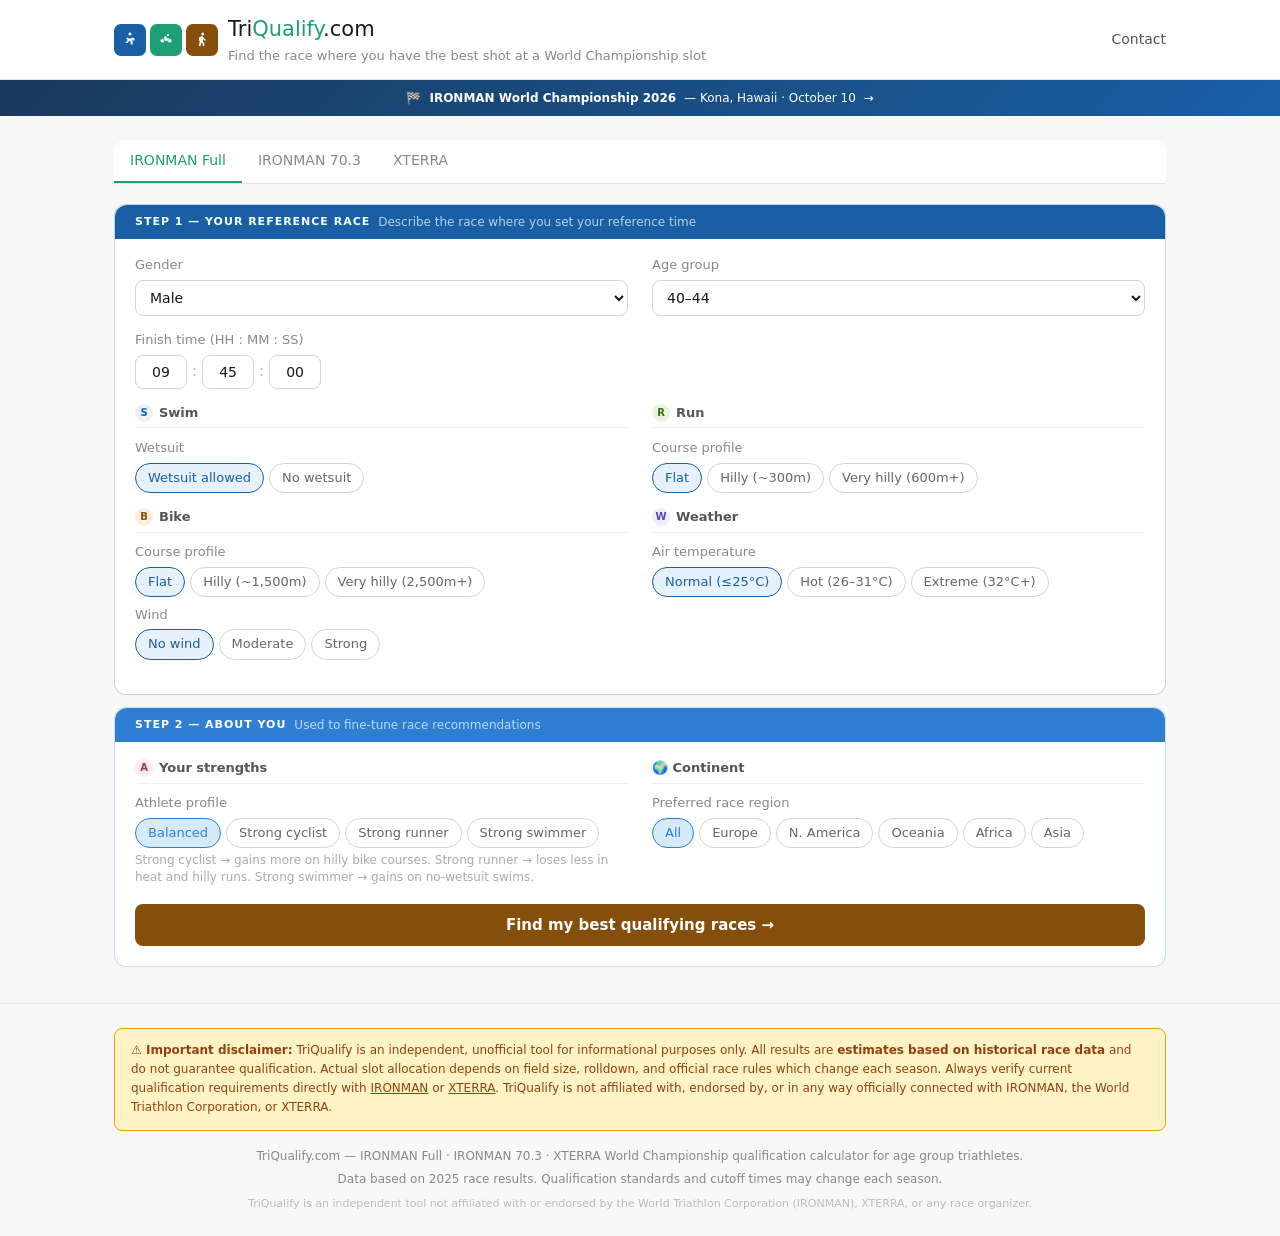
<file: index.html>
<!DOCTYPE html>
<html lang="en">
<head>
  <meta charset="UTF-8">
  <meta name="viewport" content="width=device-width, initial-scale=1.0">
  <title>TriQualify — Triathlon World Championship Qualification Calculator</title>
  <meta name="description" content="Find the triathlon race where you have the best chance of qualifying for the IRONMAN World Championship in Kona, IRONMAN 70.3 Worlds in Nice, or XTERRA Worlds in Ruidoso. Based on real 2025 race data from 150+ events worldwide.">
  <meta name="robots" content="index, follow">
  <link rel="canonical" href="https://www.triqualify.com/">

  <!-- Open Graph -->
  <meta property="og:title" content="TriQualify — Triathlon World Championship Qualification Calculator">
  <meta property="og:description" content="Find the race where you have the best chance of qualifying for IRONMAN Kona, 70.3 Worlds, or XTERRA Worlds. Based on real race data from 150+ events.">
  <meta property="og:url" content="https://www.triqualify.com/">
  <meta property="og:type" content="website">
  <meta property="og:site_name" content="TriQualify">

  <!-- Structured Data -->
  <script type="application/ld+json">
  {
    "@context": "https://schema.org",
    "@type": "WebApplication",
    "name": "TriQualify",
    "url": "https://www.triqualify.com",
    "description": "Triathlon world championship qualification calculator for IRONMAN, IRONMAN 70.3 and XTERRA. Estimates your qualification chances based on your finish time and historical race data.",
    "applicationCategory": "SportsApplication",
    "operatingSystem": "Any",
    "offers": { "@type": "Offer", "price": "0", "priceCurrency": "USD" },
    "keywords": "triathlon, IRONMAN, Kona, qualification, age group, XTERRA, 70.3"
  }
  </script>
<style>
:root{--brand:#1D9E75;--brand-dark:#0F6E56;--brand-light:#E1F5EE;--blue:#185FA5;--blue-light:#E6F1FB;--orange:#854F0B;--orange-dark:#6B3F08;--orange-light:#FAEEDA;--r:8px;--rl:12px}
*{box-sizing:border-box;margin:0;padding:0}
body{font-family:system-ui,-apple-system,sans-serif;font-size:16px;line-height:1.5;color:#1a1a1a;background:#f8f8f6}
.wrap{max-width:1100px;margin:0 auto;padding:0 1.5rem}
header{background:white;border-bottom:1px solid #e5e5e0;padding:.85rem 0;position:sticky;top:0;z-index:10}
.hdr{display:flex;align-items:center;gap:12px}
.logo-link{display:flex;align-items:center;gap:10px;text-decoration:none;color:inherit}
.logo-link:hover .brand{color:var(--brand-dark)}
.logo-icon{width:32px;height:32px;border-radius:7px;display:flex;align-items:center;justify-content:center;flex-shrink:0}
.logo-icon+.logo-icon{margin-left:-6px}
.brand{font-size:21px;font-weight:500}.brand span{color:var(--brand)}
.tagline{font-size:13px;color:#888;margin-top:1px}
main{padding:1.5rem 0}
footer{border-top:1px solid #e5e5e0;padding:1.5rem 0;color:#888;font-size:12px;text-align:center}
footer a{color:#888}
.tabs{display:flex;border-bottom:1px solid #e5e5e0;margin-bottom:1.25rem;background:white;border-radius:var(--rl) var(--rl) 0 0;overflow:hidden}
.tab{padding:10px 16px;font-size:14px;cursor:pointer;border-bottom:2px solid transparent;color:#888;transition:all .15s}
.tab.active{border-bottom-color:var(--brand);color:var(--brand);font-weight:500}
.tab.disabled{color:#ccc;cursor:default}
.ms-banner{background:linear-gradient(135deg,#1a3a5c,#185FA5);color:white;padding:9px 1.5rem;font-size:12px;display:flex;gap:2rem;flex-wrap:wrap;justify-content:center}
.ms-banner a:hover{text-decoration:underline;opacity:.9}
.ms-banner span{display:flex;align-items:center;gap:5px}
.pane{display:none}.pane.active{display:block}
.card{background:white;border-radius:var(--rl);padding:1.25rem;margin-bottom:.75rem;border:.5px solid #e5e5e0}
.card-title{font-size:11px;font-weight:700;letter-spacing:.09em;text-transform:uppercase;color:white;background:var(--brand);margin:-1.25rem -1.25rem 1rem -1.25rem;padding:8px 1.25rem;border-radius:var(--rl) var(--rl) 0 0;display:flex;align-items:center;gap:8px}
.card-title.blue{background:var(--blue)}
.card-title span{opacity:.7;font-weight:400;text-transform:none;letter-spacing:0;font-size:12px}
.fgrid{display:grid;grid-template-columns:1fr 1fr;gap:0 1.5rem}
.fgrid .sec{margin-bottom:.9rem}
.fgrid .full{grid-column:1/-1}
.sec{margin-bottom:.9rem}
.sec label{display:block;font-size:13px;color:#888;margin-bottom:5px;font-weight:500}
select,input[type=text]{width:100%;padding:8px 10px;border:.5px solid #d5d5d0;border-radius:var(--r);background:white;color:#1a1a1a;font-size:14px;outline:none;font-family:inherit}
select:focus,input:focus{border-color:var(--brand);box-shadow:0 0 0 2px rgba(29,158,117,.12)}
.ti{display:flex;gap:5px;align-items:center}
.ti input{text-align:center;width:52px}
.tsep{color:#bbb;font-size:15px;font-weight:500}
.tg{display:flex;gap:5px;flex-wrap:wrap}
.tog{padding:5px 12px;border:.5px solid #d5d5d0;border-radius:20px;font-size:13px;cursor:pointer;color:#666;background:white;transition:all .15s;font-family:inherit;line-height:1.4}
.tog.active{background:var(--brand-light);border-color:var(--brand);color:#0F6E56;font-weight:500}
.blue-card .tog.active{background:var(--blue-light);border-color:var(--blue);color:var(--blue)}
.orange-card .tog.active{background:var(--orange-light);border-color:var(--orange);color:var(--orange)}
/* Per-tab card colors */
.card-s1-full{border-color:#185FA544!important}.card-s1-full .card-title{background:#185FA5}
.card-s2-full{border-color:#2E7FD444!important}.card-s2-full .card-title{background:#2E7FD4}
.card-s1-full .tog.active{background:#E6F1FB;border-color:#185FA5;color:#185FA5}
.card-s2-full .tog.active{background:#D6EBFA;border-color:#2E7FD4;color:#2E7FD4}
.card-s1-703{border-color:#1D9E7544!important}.card-s1-703 .card-title{background:#1D9E75}
.card-s2-703{border-color:#2EC48F44!important}.card-s2-703 .card-title{background:#2EC48F}
.card-s1-703 .tog.active{background:#E1F5EE;border-color:#1D9E75;color:#0F6E56}
.card-s2-703 .tog.active{background:#D0F2E6;border-color:#2EC48F;color:#0F6E56}
.card-s1-xt{border-color:#2d6e2044!important}.card-s1-xt .card-title{background:#2d6e20}
.card-s2-xt{border-color:#4a7c2f44!important}.card-s2-xt .card-title{background:#4a7c2f}
.card-s1-xt .tog.active{background:#E6F2E0;border-color:#2d6e20;color:#2d6e20}
.card-s2-xt .tog.active{background:#DDF0D4;border-color:#4a7c2f;color:#2d6e20}
.hint{font-size:12px;color:#aaa;margin-top:4px;line-height:1.4}
.sh{font-size:13px;font-weight:600;color:#555;margin-bottom:.6rem;padding-bottom:5px;border-bottom:.5px solid #f0f0ec;display:flex;align-items:center;gap:6px}
.si{width:18px;height:18px;border-radius:50%;display:flex;align-items:center;justify-content:center;font-size:10px;font-weight:600;flex-shrink:0}
.is{background:#E6F1FB;color:#185FA5}.ib{background:#FAEEDA;color:#854F0B}.ir{background:#EAF3DE;color:#3B6D11}
.iw{background:#EEEDFE;color:#534AB7}.ia{background:#FBEAF0;color:#993556}
.btn{width:100%;padding:12px;background:var(--orange);color:white;border:none;border-radius:var(--r);font-size:15px;font-weight:600;cursor:pointer;margin-top:.25rem;transition:background .15s;font-family:inherit}
.btn:hover{background:var(--orange-dark)}
.rh{background:white;border-radius:var(--rl);border:.5px solid #e5e5e0;padding:14px 16px;margin-bottom:10px}
.rt{font-size:14px;font-weight:600;margin-bottom:4px}
.rs{font-size:12px;color:#666;line-height:1.6}
.results-grid{display:grid;grid-template-columns:repeat(auto-fill,minmax(330px,1fr));gap:10px}
.rc{border:.5px solid #e5e5e0;border-radius:var(--rl);padding:13px 15px;background:white}
.rc.top{border-left:3px solid var(--brand)}
.rtop{display:flex;justify-content:space-between;align-items:flex-start;margin-bottom:7px}
.rn{font-size:13px;font-weight:600}.rn a{color:inherit;text-decoration:none}.rn a:hover{color:var(--brand)}
.rd{font-size:11px;color:#aaa;margin-top:1px}
.rch{font-size:11px;font-weight:600;padding:3px 9px;border-radius:10px;white-space:nowrap}
.ch-h{background:#E1F5EE;color:#0F6E56}.ch-m{background:#FAEEDA;color:#854F0B}.ch-l{background:#FCEBEB;color:#A32D2D}
.rbadges{display:flex;gap:4px;flex-wrap:wrap;margin-bottom:8px}
.b{font-size:10px;padding:2px 7px;border-radius:9px;background:#f0f0ec;color:#777}
.bw{background:#E6F1FB;color:#185FA5}.bh{background:#FAECE7;color:#993C1D}.bhi{background:#F1EFE8;color:#5F5E5A}
.bf{background:#EAF3DE;color:#3B6D11}.bs{background:#EEEDFE;color:#534AB7}
.sg{display:grid;grid-template-columns:repeat(3,1fr);gap:6px;margin-bottom:8px}
.stb{background:#f8f8f6;border-radius:6px;padding:7px 9px}
.stl{font-size:10px;color:#aaa;line-height:1.3}.stv{font-size:14px;font-weight:600;margin-top:2px}.sts{font-size:10px;margin-top:2px}
.rg{color:#0F6E56}.rm{color:#854F0B}.rl{color:#A32D2D}
.cb{background:#f8f8f6;border-radius:var(--r);padding:9px 11px}
.cr{display:flex;justify-content:space-between;align-items:center;font-size:12px;padding:4px 0}
.cr+.cr{border-top:.5px solid #ececea}
.cl{color:#aaa;flex-shrink:0;margin-right:8px}.cv{font-weight:500;text-align:right}.adj{font-size:10px;color:#bbb;margin-top:1px}
.verd{display:flex;align-items:center;gap:6px}
.vi{width:16px;height:16px;border-radius:50%;display:flex;align-items:center;justify-content:center;font-size:10px;color:white;flex-shrink:0}
.vig{background:#1D9E75}.vir{background:#E24B4A}.via{background:#EF9F27}
.vtg{font-weight:600;color:#0F6E56;font-size:12px}.vtr{font-weight:600;color:#A32D2D;font-size:12px}.vta{font-weight:600;color:#854F0B;font-size:12px}
.fb{margin-top:8px;padding-top:8px;border-top:.5px solid #ececea}
.fbl{font-size:11px;color:#aaa;margin-bottom:5px}
.fbbg{height:8px;background:#e5e5e0;border-radius:4px;overflow:hidden}
.fbf{height:100%;border-radius:4px}
.fg{background:#1D9E75}.fa{background:#EF9F27}.fr{background:#E24B4A}
.fbn{display:flex;justify-content:space-between;font-size:10px;color:#bbb;margin-top:3px}
.fv{font-size:11px;margin-top:5px;line-height:1.5;padding:7px 9px;border-radius:6px}
.fvg{background:#E1F5EE;color:#0F6E56}.fva{background:#FAEEDA;color:#854F0B}.fvr{background:#FCEBEB;color:#A32D2D}
@media(max-width:700px){.fgrid{grid-template-columns:1fr}.results-grid{grid-template-columns:1fr}}
</style>
  <!-- Google tag (gtag.js) -->
  <script async src="https://www.googletagmanager.com/gtag/js?id=G-WCTH29MHEJ"></script>
  <script>
    window.dataLayer = window.dataLayer || [];
    function gtag(){dataLayer.push(arguments);}
    gtag('js', new Date());
    gtag('config', 'G-WCTH29MHEJ');
  </script>
</head>
<body>

<header>
  <div class="wrap">
    <div class="hdr">
      <a href="/" class="logo-link">
        <!-- Swimmer -->
        <div class="logo-icon" style="background:#185FA5">
          <svg viewBox="0 0 24 24" fill="white" width="18" height="18">
            <circle cx="12" cy="4" r="2"/>
            <path d="M15.5 8.5c-1 .8-2 1.5-3.5 1.5s-2.5-.7-3.5-1.5L7 10l2 2-3 4h3l2-3 2 1.5V18h2.5v-4.5L14 12l1-1 .5 1.5H18V10l-2.5-1.5z"/>
          </svg>
        </div>
        <!-- Cyclist -->
        <div class="logo-icon" style="background:#1D9E75">
          <svg viewBox="0 0 24 24" fill="white" width="18" height="18">
            <circle cx="14.5" cy="5.5" r="1.5"/>
            <path d="M7 16a3 3 0 1 0 0-6 3 3 0 0 0 0 6zm10 0a3 3 0 1 0 0-6 3 3 0 0 0 0 6z" opacity=".3"/>
            <circle cx="7" cy="13" r="2"/><circle cx="17" cy="13" r="2"/>
            <path d="M9 9l1.5 4H15l1-3-2.5-.5L12 7h-2L9 9z"/>
          </svg>
        </div>
        <!-- Runner -->
        <div class="logo-icon" style="background:#854F0B">
          <svg viewBox="0 0 24 24" fill="white" width="18" height="18">
            <circle cx="13" cy="4" r="2"/>
            <path d="M9.5 9.5L8 20h2l1-5 2 2v3h2v-4l-2-2 .5-3C14.5 12 16 13 17 13v-2c-1 0-2-.5-2.5-1.5L13.5 8c-.4-.6-1-1-1.7-1-.3 0-.5.1-.8.1L8 9v4h2V10l.5-.5z"/>
          </svg>
        </div>
        <div>
          <div class="brand">Tri<span>Qualify</span>.com</div>
          <div class="tagline">Find the race where you have the best shot at a World Championship slot</div>
        </div>
      </a>
      <nav style="margin-left:auto;display:flex;gap:1.5rem">
        <a href="/contact" style="font-size:14px;color:#555;text-decoration:none" onmouseover="this.style.color='#1D9E75'" onmouseout="this.style.color='#555'">Contact</a>
      </nav>
    </div>
  </div>
</header>

<div id="ms-banner-full" class="ms-banner">
  <a href="https://www.ironman.com/im-world-championship" target="_blank" rel="noopener" style="color:white;text-decoration:none;display:flex;align-items:center;gap:8px">
    🏁 <strong>IRONMAN World Championship 2026</strong> — Kona, Hawaii · October 10 &nbsp;→
  </a>
</div>
<div id="ms-banner-703" class="ms-banner" style="display:none">
  <a href="https://www.ironman.com/im703-world-championship" target="_blank" rel="noopener" style="color:white;text-decoration:none;display:flex;align-items:center;gap:8px">
    🏁 <strong>IRONMAN 70.3 World Championship 2026</strong> — Nice, France · Sep 12–13 &nbsp;→
  </a>
</div>
<div id="ms-banner-xterra" class="ms-banner" style="display:none;background:linear-gradient(135deg,#2d4a1e,#4a7c2f)">
  <a href="https://www.xterraplanet.com/race/xterra-world-championship" target="_blank" rel="noopener" style="color:white;text-decoration:none;display:flex;align-items:center;gap:8px">
    🏔️ <strong>XTERRA World Championship 2026</strong> — Ruidoso, New Mexico, USA · October 10 &nbsp;→
  </a>
</div>

<main>
<div class="wrap">

  <div class="tabs">
    <div class="tab active" onclick="switchTab('full')">IRONMAN Full</div>
    <div class="tab" onclick="switchTab('703')">IRONMAN 70.3</div>
    <div class="tab" onclick="switchTab('xterra')">XTERRA</div>
  </div>

  <!-- ══ IRONMAN FULL PANE ══ -->
  <div id="pane-full" class="pane active">
  <div class="card card-s1-full">
    <div class="card-title">Step 1 — Your reference race <span>Describe the race where you set your reference time</span></div>
    <div class="fgrid">

      <div class="sec">
        <label>Gender</label>
        <select id="gender"><option value="M">Male</option><option value="F">Female</option></select>
      </div>
      <div class="sec">
        <label>Age group</label>
        <select id="ag">
          <option value="18-24">18–24</option><option value="25-29">25–29</option>
          <option value="30-34">30–34</option><option value="35-39">35–39</option>
          <option value="40-44" selected>40–44</option><option value="45-49">45–49</option>
          <option value="50-54">50–54</option><option value="55-59">55–59</option>
          <option value="60-64">60–64</option><option value="65-69">65–69</option>
          <option value="70-74">70–74</option><option value="75-79">75–79</option>
        </select>
      </div>

      <div class="sec full">
        <label>Finish time (HH : MM : SS)</label>
        <div class="ti">
          <input type="text" id="th" value="09" maxlength="2">
          <span class="tsep">:</span>
          <input type="text" id="tm" value="45" maxlength="2">
          <span class="tsep">:</span>
          <input type="text" id="ts" value="00" maxlength="2">
        </div>
      </div>

      <div class="sec">
        <div class="sh"><span class="si is">S</span> Swim</div>
        <label>Wetsuit</label>
        <div class="tg" id="g-swim">
          <div class="tog active" data-v="wetsuit">Wetsuit allowed</div>
          <div class="tog" data-v="nowetsuit">No wetsuit</div>
        </div>
      </div>
      <div class="sec">
        <div class="sh"><span class="si ir">R</span> Run</div>
        <label>Course profile</label>
        <div class="tg" id="g-run">
          <div class="tog active" data-v="flat">Flat</div>
          <div class="tog" data-v="hilly">Hilly (~300m)</div>
          <div class="tog" data-v="vhilly">Very hilly (600m+)</div>
        </div>
      </div>

      <div class="sec">
        <div class="sh"><span class="si ib">B</span> Bike</div>
        <label>Course profile</label>
        <div class="tg" id="g-bike">
          <div class="tog active" data-v="flat">Flat</div>
          <div class="tog" data-v="hilly">Hilly (~1,500m)</div>
          <div class="tog" data-v="vhilly">Very hilly (2,500m+)</div>
        </div>
        <label style="margin-top:8px">Wind</label>
        <div class="tg" id="g-wind">
          <div class="tog active" data-v="none">No wind</div>
          <div class="tog" data-v="moderate">Moderate</div>
          <div class="tog" data-v="strong">Strong</div>
        </div>
      </div>
      <div class="sec">
        <div class="sh"><span class="si iw">W</span> Weather</div>
        <label>Air temperature</label>
        <div class="tg" id="g-heat">
          <div class="tog active" data-v="normal">Normal (≤25°C)</div>
          <div class="tog" data-v="hot">Hot (26–31°C)</div>
          <div class="tog" data-v="extreme">Extreme (32°C+)</div>
        </div>
      </div>

    </div>
  </div>

  <!-- STEP 2 -->
  <div class="card card-s2-full">
    <div class="card-title">Step 2 — About you <span>Used to fine-tune race recommendations</span></div>
    <div class="fgrid">

      <div class="sec">
        <div class="sh"><span class="si ia">A</span> Your strengths</div>
        <label>Athlete profile</label>
        <div class="tg" id="g-profile">
          <div class="tog active" data-v="balanced">Balanced</div>
          <div class="tog" data-v="biker">Strong cyclist</div>
          <div class="tog" data-v="runner">Strong runner</div>
          <div class="tog" data-v="swimmer">Strong swimmer</div>
        </div>
        <div class="hint">Strong cyclist → gains more on hilly bike courses. Strong runner → loses less in heat and hilly runs. Strong swimmer → gains on no-wetsuit swims.</div>
      </div>

      <div class="sec">
        <div class="sh">🌍 Continent</div>
        <label>Preferred race region</label>
        <div class="tg" id="g-cont">
          <div class="tog active" data-v="all">All</div>
          <div class="tog" data-v="europe">Europe</div>
          <div class="tog" data-v="namerica">N. America</div>
          <div class="tog" data-v="oceania">Oceania</div>
          <div class="tog" data-v="africa">Africa</div>
          <div class="tog" data-v="asia">Asia</div>
        </div>
      </div>

    </div>
    <button class="btn" id="calcBtn">Find my best qualifying races →</button>
  </div>

  <!-- RESULTS FULL -->
  <div id="results"></div>

  </div><!-- end pane-full -->

  <!-- ══ IRONMAN 70.3 PANE ══ -->
  <div id="pane-703" class="pane">

  <!-- STEP 1 70.3 -->
  <div class="card card-s1-703">
    <div class="card-title">Step 1 — Your reference race <span>Describe the 70.3 race where you set your reference time</span></div>
    <div class="fgrid">

      <div class="sec">
        <label>Gender</label>
        <select id="gender703"><option value="M">Male</option><option value="F">Female</option></select>
      </div>
      <div class="sec">
        <label>Age group</label>
        <select id="ag703">
          <option value="18-24">18–24</option><option value="25-29">25–29</option>
          <option value="30-34">30–34</option><option value="35-39">35–39</option>
          <option value="40-44" selected>40–44</option><option value="45-49">45–49</option>
          <option value="50-54">50–54</option><option value="55-59">55–59</option>
          <option value="60-64">60–64</option><option value="65-69">65–69</option>
          <option value="70-74">70–74</option><option value="75-79">75–79</option>
        </select>
      </div>

      <div class="sec full">
        <label>Finish time (HH : MM : SS)</label>
        <div class="ti">
          <input type="text" id="th703" value="05" maxlength="2">
          <span class="tsep">:</span>
          <input type="text" id="tm703" value="30" maxlength="2">
          <span class="tsep">:</span>
          <input type="text" id="ts703" value="00" maxlength="2">
        </div>
      </div>

      <div class="sec">
        <div class="sh"><span class="si is">S</span> Swim</div>
        <label>Wetsuit</label>
        <div class="tg" id="g703-swim">
          <div class="tog active" data-v="wetsuit">Wetsuit allowed</div>
          <div class="tog" data-v="nowetsuit">No wetsuit</div>
        </div>
      </div>
      <div class="sec">
        <div class="sh"><span class="si ir">R</span> Run</div>
        <label>Course profile</label>
        <div class="tg" id="g703-run">
          <div class="tog active" data-v="flat">Flat</div>
          <div class="tog" data-v="hilly">Hilly (~150m)</div>
          <div class="tog" data-v="vhilly">Very hilly (300m+)</div>
        </div>
      </div>

      <div class="sec">
        <div class="sh"><span class="si ib">B</span> Bike</div>
        <label>Course profile</label>
        <div class="tg" id="g703-bike">
          <div class="tog active" data-v="flat">Flat</div>
          <div class="tog" data-v="hilly">Hilly (~750m)</div>
          <div class="tog" data-v="vhilly">Very hilly (1,200m+)</div>
        </div>
        <label style="margin-top:8px">Wind</label>
        <div class="tg" id="g703-wind">
          <div class="tog active" data-v="none">No wind</div>
          <div class="tog" data-v="moderate">Moderate</div>
          <div class="tog" data-v="strong">Strong</div>
        </div>
      </div>
      <div class="sec">
        <div class="sh"><span class="si iw">W</span> Weather</div>
        <label>Air temperature</label>
        <div class="tg" id="g703-heat">
          <div class="tog active" data-v="normal">Normal (≤25°C)</div>
          <div class="tog" data-v="hot">Hot (26–31°C)</div>
          <div class="tog" data-v="extreme">Extreme (32°C+)</div>
        </div>
      </div>

    </div>
  </div>

  <!-- STEP 2 70.3 -->
  <div class="card card-s2-703">
    <div class="card-title">Step 2 — About you <span>Used to fine-tune race recommendations</span></div>
    <div class="fgrid">

      <div class="sec">
        <div class="sh"><span class="si ia">A</span> Your strengths</div>
        <label>Athlete profile</label>
        <div class="tg" id="g703-profile">
          <div class="tog active" data-v="balanced">Balanced</div>
          <div class="tog" data-v="biker">Strong cyclist</div>
          <div class="tog" data-v="runner">Strong runner</div>
          <div class="tog" data-v="swimmer">Strong swimmer</div>
        </div>
        <div class="hint">Strong cyclist → gains on hilly bike. Strong runner → loses less in heat. Strong swimmer → gains without wetsuit.</div>
      </div>

      <div class="sec">
        <div class="sh">🌍 Continent</div>
        <label>Preferred race region</label>
        <div class="tg" id="g703-cont">
          <div class="tog active" data-v="all">All</div>
          <div class="tog" data-v="europe">Europe</div>
          <div class="tog" data-v="namerica">N. America</div>
          <div class="tog" data-v="oceania">Oceania</div>
          <div class="tog" data-v="africa">Africa</div>
          <div class="tog" data-v="asia">Asia</div>
        </div>
      </div>

    </div>
    <button class="btn" id="calcBtn703">Find my best 70.3 qualifying races →</button>
  </div>

  <!-- RESULTS 70.3 -->
  <div id="results703"></div>

  </div><!-- end pane-703 -->

  <!-- ══ XTERRA PANE ══ -->
  <div id="pane-xterra" class="pane">

  <div class="card card-s1-xt">
    <div class="card-title">Step 1 — Your reference race <span>Standard XTERRA Full distance: 1.5km swim · 30km MTB · 10km run</span></div>
    <div class="fgrid">

      <div class="sec">
        <label>Gender</label>
        <select id="genderX"><option value="M">Male</option><option value="F">Female</option></select>
      </div>
      <div class="sec">
        <label>Age group</label>
        <select id="agX">
          <option value="20-24">20–24</option><option value="25-29">25–29</option>
          <option value="30-34">30–34</option><option value="35-39">35–39</option>
          <option value="40-44" selected>40–44</option><option value="45-49">45–49</option>
          <option value="50-54">50–54</option><option value="55-59">55–59</option>
          <option value="60-64">60–64</option><option value="65-69">65–69</option>
          <option value="70-74">70–74</option><option value="75-79">75–79</option>
          <option value="80+">80+</option>
        </select>
      </div>

      <div class="sec full">
        <label>Finish time (HH : MM : SS) — for standard distance 1.5km swim · 30km MTB · 10km run</label>
        <div class="ti">
          <input type="text" id="thX" value="03" maxlength="2">
          <span class="tsep">:</span>
          <input type="text" id="tmX" value="00" maxlength="2">
          <span class="tsep">:</span>
          <input type="text" id="tsX" value="00" maxlength="2">
        </div>
        <div class="hint">If your reference race had different distances, the calculator will automatically normalize your time to the standard distance.</div>
      </div>

      <div class="sec">
        <div class="sh"><span class="si is">S</span> Swim</div>
        <label>Wetsuit</label>
        <div class="tg" id="gX-swim">
          <div class="tog active" data-v="wetsuit">Wetsuit allowed</div>
          <div class="tog" data-v="nowetsuit">No wetsuit</div>
        </div>
      </div>
      <div class="sec">
        <div class="sh"><span class="si ir">R</span> Run</div>
        <label>Course profile</label>
        <div class="tg" id="gX-run">
          <div class="tog active" data-v="moderate">Moderate (~150m D+)</div>
          <div class="tog" data-v="hilly">Hilly (~250m D+)</div>
          <div class="tog" data-v="vhilly">Very hilly (400m+)</div>
        </div>
      </div>

      <div class="sec">
        <div class="sh"><span class="si ib">B</span> MTB Bike</div>
        <label>Course profile</label>
        <div class="tg" id="gX-bike">
          <div class="tog active" data-v="moderate">Moderate (~500m D+)</div>
          <div class="tog" data-v="hilly">Hilly (~800m D+)</div>
          <div class="tog" data-v="vhilly">Very hilly (1000m+)</div>
        </div>
      </div>
      <div class="sec">
        <div class="sh"><span class="si iw">W</span> Weather</div>
        <label>Air temperature</label>
        <div class="tg" id="gX-heat">
          <div class="tog active" data-v="normal">Normal (≤25°C)</div>
          <div class="tog" data-v="hot">Hot (26–31°C)</div>
          <div class="tog" data-v="extreme">Extreme (32°C+)</div>
        </div>
      </div>

    </div>
  </div>

  <div class="card card-s2-xt">
    <div class="card-title">Step 2 — About you</div>
    <div class="fgrid">
      <div class="sec">
        <div class="sh"><span class="si ia">A</span> Your strengths</div>
        <label>Athlete profile</label>
        <div class="tg" id="gX-profile">
          <div class="tog active" data-v="balanced">Balanced</div>
          <div class="tog" data-v="biker">Strong MTB</div>
          <div class="tog" data-v="runner">Strong trail runner</div>
          <div class="tog" data-v="swimmer">Strong swimmer</div>
        </div>
        <div class="hint">Strong MTB → loses less on hilly bike courses. Strong runner → loses less on technical trails and heat. Strong swimmer → gains on no-wetsuit swims.</div>
      </div>
      <div class="sec">
        <div class="sh">🌍 Continent</div>
        <label>Preferred race region</label>
        <div class="tg" id="gX-cont">
          <div class="tog active" data-v="all">All</div>
          <div class="tog" data-v="europe">Europe</div>
          <div class="tog" data-v="namerica">N. America</div>
          <div class="tog" data-v="oceania">Oceania</div>
          <div class="tog" data-v="africa">Africa</div>
          <div class="tog" data-v="asia">Asia</div>
        </div>
      </div>
    </div>
    <button class="btn" id="calcBtnX">Find my best XTERRA qualifying races →</button>
  </div>

  <div id="resultsX"></div>

  </div><!-- end pane-xterra -->

</div>
</main>

<footer>
  <div class="wrap">
    <div style="background:#FEF3C7;border:1px solid #F59E0B;border-radius:8px;padding:12px 16px;margin-bottom:1rem;text-align:left">
      <p style="font-size:12px;color:#92400E;line-height:1.6">
        <strong>⚠️ Important disclaimer:</strong> TriQualify is an independent, unofficial tool for informational purposes only. All results are <strong>estimates based on historical race data</strong> and do not guarantee qualification. Actual slot allocation depends on field size, rolldown, and official race rules which change each season. Always verify current qualification requirements directly with <a href="https://www.ironman.com" target="_blank" rel="noopener" style="color:#92400E">IRONMAN</a> or <a href="https://www.xterraplanet.com" target="_blank" rel="noopener" style="color:#92400E">XTERRA</a>. TriQualify is not affiliated with, endorsed by, or in any way officially connected with IRONMAN, the World Triathlon Corporation, or XTERRA.
      </p>
    </div>
    <p>TriQualify.com — IRONMAN Full · IRONMAN 70.3 · XTERRA World Championship qualification calculator for age group triathletes.</p>
    <p style="margin-top:5px">Data based on 2025 race results. Qualification standards and cutoff times may change each season.</p>
    <p style="margin-top:8px;font-size:11px;color:#bbb">TriQualify is an independent tool not affiliated with or endorsed by the World Triathlon Corporation (IRONMAN), XTERRA, or any race organizer.</p>
  </div>
</footer>

<script>
const RACES=[
// ── EUROPE ──
{id:1,name:"IRONMAN Hamburg",date:"June 2026",country:"Germany",continent:"europe",url:"https://www.ironman.com/im-hamburg",starters:2315,slotsM:85,slotsF:65,bike:"flat",run:"flat",heat:"normal",wetsuit:true,wind:"none",flagship:false,cutoffMinM:545,cutoffMinF:638,fieldPctM:4.3,fieldPctF:19.6},
{id:2,name:"IRONMAN Frankfurt (European Champ.)",date:"June 2026",country:"Germany",continent:"europe",url:"https://www.ironman.com/im-frankfurt",starters:2144,slotsM:85,slotsF:64,bike:"hilly",run:"flat",heat:"hot",wetsuit:false,wind:"none",flagship:true,cutoffMinM:565,cutoffMinF:669,fieldPctM:4.6,fieldPctF:21.1},
{id:3,name:"IRONMAN France Nice",date:"June 2026",country:"France",continent:"europe",url:"https://www.ironman.com/im-france",starters:1443,slotsM:65,slotsF:35,bike:"vhilly",run:"hilly",heat:"hot",wetsuit:false,wind:"moderate",flagship:false,cutoffMinM:650,cutoffMinF:766,fieldPctM:5.0,fieldPctF:26.1},
{id:4,name:"IRONMAN Vitoria-Gasteiz",date:"July 2026",country:"Spain",continent:"europe",url:"https://www.ironman.com/im-vitoria",starters:1439,slotsM:65,slotsF:35,bike:"hilly",run:"flat",heat:"normal",wetsuit:true,wind:"none",flagship:false,cutoffMinM:549,cutoffMinF:663,fieldPctM:5.2,fieldPctF:18.4},
{id:5,name:"IRONMAN Kalmar",date:"August 2026",country:"Sweden",continent:"europe",url:"https://www.ironman.com/im-kalmar",starters:2005,slotsM:27,slotsF:13,bike:"flat",run:"flat",heat:"normal",wetsuit:true,wind:"moderate",flagship:false,cutoffMinM:529,cutoffMinF:602,fieldPctM:1.7,fieldPctF:3.4},
{id:6,name:"IRONMAN Copenhagen",date:"August 2026",country:"Denmark",continent:"europe",url:"https://www.ironman.com/im-copenhagen",starters:2399,slotsM:26,slotsF:14,bike:"flat",run:"flat",heat:"normal",wetsuit:true,wind:"none",flagship:false,cutoffMinM:511,cutoffMinF:577,fieldPctM:1.3,fieldPctF:3.1},
{id:7,name:"IRONMAN Barcelona",date:"October 2026",country:"Spain",continent:"europe",url:"https://www.ironman.com/im-barcelona",starters:2429,slotsM:41,slotsF:14,bike:"flat",run:"flat",heat:"normal",wetsuit:false,wind:"moderate",flagship:false,cutoffMinM:519,cutoffMinF:624,fieldPctM:2.0,fieldPctF:4.2},
{id:9,name:"IRONMAN Austria",date:"July 2026",country:"Austria",continent:"europe",url:"https://www.ironman.com/im-austria",starters:2217,slotsM:84,slotsF:44,bike:"hilly",run:"flat",heat:"normal",wetsuit:true,wind:"none",flagship:false,cutoffMinM:585,cutoffMinF:702,fieldPctM:4.4,fieldPctF:13.5},
{id:10,name:"IRONMAN Lanzarote",date:"May 2026",country:"Spain",continent:"europe",url:"https://www.ironman.com/im-lanzarote",starters:843,slotsM:65,slotsF:35,bike:"vhilly",run:"flat",heat:"normal",wetsuit:true,wind:"strong",flagship:false,cutoffMinM:628,cutoffMinF:812,fieldPctM:8.6,fieldPctF:39.8},
{id:11,name:"IRONMAN Leeds",date:"June 2026",country:"United Kingdom",continent:"europe",url:"https://www.ironman.com/im-leeds",starters:1299,slotsM:65,slotsF:35,bike:"hilly",run:"hilly",heat:"normal",wetsuit:true,wind:"none",flagship:false,cutoffMinM:657,cutoffMinF:776,fieldPctM:5.8,fieldPctF:20.7},
{id:12,name:"IRONMAN Les Sables d'Olonne",date:"June 2026",country:"France",continent:"europe",url:"https://www.ironman.com/im-les-sables",starters:2526,slotsM:85,slotsF:34,bike:"flat",run:"flat",heat:"normal",wetsuit:true,wind:"moderate",flagship:false,cutoffMinM:543,cutoffMinF:619,fieldPctM:3.8,fieldPctF:12.4},
{id:13,name:"IRONMAN Wales",date:"September 2026",country:"United Kingdom",continent:"europe",url:"https://www.ironman.com/im-wales",starters:1637,slotsM:29,slotsF:11,bike:"vhilly",run:"hilly",heat:"normal",wetsuit:true,wind:"moderate",flagship:false,cutoffMinM:615,cutoffMinF:731,fieldPctM:2.0,fieldPctF:7.1},
{id:14,name:"IRONMAN Switzerland (Thun)",date:"June 2026",country:"Switzerland",continent:"europe",url:"https://www.ironman.com/im-switzerland",starters:1425,slotsM:28,slotsF:12,bike:"hilly",run:"flat",heat:"normal",wetsuit:true,wind:"none",flagship:false,cutoffMinM:544,cutoffMinF:610,fieldPctM:2.3,fieldPctF:5.4},
{id:15,name:"IRONMAN Tallinn",date:"August 2026",country:"Estonia",continent:"europe",url:"https://www.ironman.com/im-tallinn",starters:1087,slotsM:27,slotsF:13,bike:"flat",run:"flat",heat:"normal",wetsuit:true,wind:"none",flagship:false,cutoffMinM:529,cutoffMinF:620,fieldPctM:3.0,fieldPctF:7.5},
{id:16,name:"IRONMAN Portugal Cascais",date:"October 2026",country:"Portugal",continent:"europe",url:"https://www.ironman.com/im-portugal",starters:1393,slotsM:28,slotsF:12,bike:"hilly",run:"flat",heat:"normal",wetsuit:true,wind:"moderate",flagship:false,cutoffMinM:538,cutoffMinF:667,fieldPctM:2.2,fieldPctF:9.0},
{id:17,name:"IRONMAN Italy (Cervia)",date:"September 2026",country:"Italy",continent:"europe",url:"https://www.ironman.com/im-italy",starters:2217,slotsM:29,slotsF:11,bike:"flat",run:"flat",heat:"hot",wetsuit:false,wind:"none",flagship:false,cutoffMinM:516,cutoffMinF:662,fieldPctM:1.5,fieldPctF:4.0},
// ── NORTH AMERICA ──
{id:18,name:"IRONMAN Texas (N. Am. Champ.)",date:"April 2026",country:"USA",continent:"namerica",url:"https://www.ironman.com/im-texas",starters:1694,slotsM:100,slotsF:74,bike:"flat",run:"flat",heat:"hot",wetsuit:false,wind:"none",flagship:true,cutoffMinM:638,cutoffMinF:671,fieldPctM:8.3,fieldPctF:15.2},
{id:19,name:"IRONMAN Lake Placid",date:"July 2026",country:"USA",continent:"namerica",url:"https://www.ironman.com/im-lake-placid",starters:1873,slotsM:64,slotsF:35,bike:"vhilly",run:"hilly",heat:"normal",wetsuit:true,wind:"none",flagship:false,cutoffMinM:612,cutoffMinF:667,fieldPctM:4.4,fieldPctF:8.1},
{id:20,name:"IRONMAN Maryland",date:"September 2026",country:"USA",continent:"namerica",url:"https://www.ironman.com/im-maryland",starters:1153,slotsM:38,slotsF:17,bike:"flat",run:"flat",heat:"normal",wetsuit:true,wind:"moderate",flagship:false,cutoffMinM:568,cutoffMinF:694,fieldPctM:4.1,fieldPctF:7.7},
{id:21,name:"IRONMAN Chattanooga",date:"September 2026",country:"USA",continent:"namerica",url:"https://www.ironman.com/im-chattanooga",starters:1298,slotsM:37,slotsF:18,bike:"hilly",run:"flat",heat:"hot",wetsuit:true,wind:"none",flagship:false,cutoffMinM:559,cutoffMinF:662,fieldPctM:3.6,fieldPctF:6.4},
{id:22,name:"IRONMAN Wisconsin",date:"September 2026",country:"USA",continent:"namerica",url:"https://www.ironman.com/im-wisconsin",starters:1313,slotsM:26,slotsF:14,bike:"hilly",run:"flat",heat:"normal",wetsuit:true,wind:"none",flagship:false,cutoffMinM:561,cutoffMinF:687,fieldPctM:2.5,fieldPctF:5.0},
{id:23,name:"IRONMAN California",date:"October 2026",country:"USA",continent:"namerica",url:"https://www.ironman.com/im-california",starters:2310,slotsM:38,slotsF:17,bike:"flat",run:"flat",heat:"normal",wetsuit:true,wind:"moderate",flagship:false,cutoffMinM:510,cutoffMinF:657,fieldPctM:2.0,fieldPctF:3.8},
{id:24,name:"IRONMAN Florida",date:"November 2026",country:"USA",continent:"namerica",url:"https://www.ironman.com/im-florida",starters:1453,slotsM:39,slotsF:16,bike:"flat",run:"flat",heat:"hot",wetsuit:true,wind:"none",flagship:false,cutoffMinM:577,cutoffMinF:644,fieldPctM:3.2,fieldPctF:6.6},
{id:25,name:"IRONMAN Arizona",date:"November 2026",country:"USA",continent:"namerica",url:"https://www.ironman.com/im-arizona",starters:1611,slotsM:25,slotsF:15,bike:"flat",run:"flat",heat:"normal",wetsuit:true,wind:"none",flagship:false,cutoffMinM:531,cutoffMinF:692,fieldPctM:1.9,fieldPctF:4.6},
{id:26,name:"IRONMAN Ottawa (Canada)",date:"August 2026",country:"Canada",continent:"namerica",url:"https://www.ironman.com/im-canada-ottawa",starters:1894,slotsM:64,slotsF:35,bike:"hilly",run:"flat",heat:"normal",wetsuit:true,wind:"none",flagship:false,cutoffMinM:595,cutoffMinF:652,fieldPctM:4.8,fieldPctF:6.2},
{id:27,name:"IRONMAN Cozumel (Latin Am. Champ.)",date:"November 2026",country:"Mexico",continent:"namerica",url:"https://www.ironman.com/im-cozumel",starters:1402,slotsM:75,slotsF:25,bike:"flat",run:"flat",heat:"hot",wetsuit:false,wind:"none",flagship:true,cutoffMinM:566,cutoffMinF:666,fieldPctM:6.5,fieldPctF:10.2},
{id:28,name:"IRONMAN Brazil",date:"May 2026",country:"Brazil",continent:"namerica",url:"https://www.ironman.com/im-brazil",starters:1755,slotsM:64,slotsF:40,bike:"flat",run:"flat",heat:"hot",wetsuit:false,wind:"none",flagship:false,cutoffMinM:616,cutoffMinF:779,fieldPctM:4.1,fieldPctF:19.3},
// ── OCEANIA ──
{id:29,name:"IRONMAN Western Australia (Champ.)",date:"December 2026",country:"Australia",continent:"oceania",url:"https://www.ironman.com/im-western-australia",starters:1088,slotsM:54,slotsF:21,bike:"flat",run:"flat",heat:"hot",wetsuit:false,wind:"strong",flagship:true,cutoffMinM:555,cutoffMinF:631,fieldPctM:6.2,fieldPctF:9.6},
{id:30,name:"IRONMAN Cairns",date:"June 2026",country:"Australia",continent:"oceania",url:"https://www.ironman.com/im-cairns",starters:876,slotsM:64,slotsF:39,bike:"flat",run:"flat",heat:"hot",wetsuit:false,wind:"none",flagship:false,cutoffMinM:601,cutoffMinF:714,fieldPctM:9.0,fieldPctF:23.9},
{id:31,name:"IRONMAN New Zealand",date:"March 2026",country:"New Zealand",continent:"oceania",url:"https://www.ironman.com/im-new-zealand",starters:958,slotsM:38,slotsF:17,bike:"hilly",run:"flat",heat:"normal",wetsuit:true,wind:"moderate",flagship:false,cutoffMinM:635,cutoffMinF:647,fieldPctM:5.1,fieldPctF:8.2},
// ── AFRICA ──
{id:32,name:"IRONMAN South Africa (Champ.)",date:"April 2026",country:"South Africa",continent:"africa",url:"https://www.ironman.com/im-south-africa",starters:639,slotsM:85,slotsF:50,bike:"hilly",run:"flat",heat:"normal",wetsuit:true,wind:"strong",flagship:true,cutoffMinM:696,cutoffMinF:800,fieldPctM:16.5,fieldPctF:40.0},
// ── ASIA ──
{id:33,name:"IRONMAN Japan",date:"August 2026",country:"Japan",continent:"asia",url:"https://www.ironman.com/im-japan",starters:1041,slotsM:28,slotsF:12,bike:"hilly",run:"flat",heat:"hot",wetsuit:true,wind:"none",flagship:false,cutoffMinM:609,cutoffMinF:714,fieldPctM:3.0,fieldPctF:12.9},
{id:34,name:"IRONMAN Taiwan",date:"November 2026",country:"Taiwan",continent:"asia",url:"https://www.ironman.com/im-taiwan",starters:666,slotsM:65,slotsF:35,bike:"flat",run:"flat",heat:"hot",wetsuit:false,wind:"none",flagship:false,cutoffMinM:646,cutoffMinF:736,fieldPctM:12.0,fieldPctF:27.8},
{id:35,name:"IRONMAN Gurye (Korea)",date:"September 2026",country:"South Korea",continent:"asia",url:"https://www.ironman.com/im-korea",starters:893,slotsM:29,slotsF:11,bike:"hilly",run:"hilly",heat:"hot",wetsuit:true,wind:"none",flagship:false,cutoffMinM:576,cutoffMinF:673,fieldPctM:3.6,fieldPctF:11.3},
{id:36,name:"IRONMAN Malaysia",date:"February 2026",country:"Malaysia",continent:"asia",url:"https://www.ironman.com/im-malaysia",starters:607,slotsM:29,slotsF:11,bike:"flat",run:"flat",heat:"extreme",wetsuit:false,wind:"none",flagship:false,cutoffMinM:598,cutoffMinF:771,fieldPctM:5.3,fieldPctF:20.0},
];
const KS={M:{"18-24":1.000,"25-29":0.999,"30-34":1.000,"35-39":0.993,"40-44":0.968,"45-49":0.939,"50-54":0.898,"55-59":0.853,"60-64":0.796,"65-69":0.738,"70-74":0.678,"75-79":0.613},F:{"18-24":0.873,"25-29":0.889,"30-34":0.898,"35-39":0.892,"40-44":0.871,"45-49":0.843,"50-54":0.804,"55-59":0.748,"60-64":0.689,"65-69":0.625,"70-74":0.568,"75-79":0.509}};
const C={bike:{flat:1,hilly:1.05,vhilly:1.085},run:{flat:1,hilly:1.025,vhilly:1.045},noWetsuit:1.008,heat:{normal:1,hot:1.015,extreme:1.025},wind:{none:1,moderate:1.008,strong:1.015}};
const PB={balanced:{b:1,r:1},biker:{b:.6,r:1},runner:{b:1,r:.6},swimmer:{b:1,r:1}};
const st={profile:"balanced",swim:"wetsuit",bike:"flat",wind:"none",run:"flat",heat:"normal",cont:"all"};
const gMap={"g-profile":"profile","g-swim":"swim","g-bike":"bike","g-wind":"wind","g-run":"run","g-heat":"heat","g-cont":"cont"};

document.querySelectorAll('.tg').forEach(g=>{
  g.querySelectorAll('.tog').forEach(el=>{
    el.addEventListener('click',()=>{
      g.querySelectorAll('.tog').forEach(t=>t.classList.remove('active'));
      el.classList.add('active');
      st[gMap[g.id]]=el.dataset.v;
    });
  });
});

function fmt(s){s=Math.round(s);return`${String(Math.floor(s/3600)).padStart(2,'0')}:${String(Math.floor(s%3600/60)).padStart(2,'0')}:${String(s%60).padStart(2,'0')}`;}

function toNeutral(sec){
  let t=sec;t/=C.bike[st.bike];t/=C.run[st.run];
  if(st.swim==='nowetsuit')t/=C.noWetsuit;
  t/=C.heat[st.heat];t/=C.wind[st.wind];
  return t;
}

function toRace(n,r){
  const p=PB[st.profile];let t=n;
  t*=1+(C.bike[r.bike]-1)*p.b;
  t*=1+(C.run[r.run]-1)*p.r;
  t*=1+(C.heat[r.heat]-1)*p.r;
  if(!r.wetsuit)t*=C.noWetsuit;
  t*=C.wind[r.wind];return t;
}

function adjText(r){
  const p=PB[st.profile],a=[];
  if(r.bike==='hilly')a.push(`bike +${(5*p.b).toFixed(1)}%`);
  if(r.bike==='vhilly')a.push(`bike +${(8.5*p.b).toFixed(1)}%`);
  if(r.run==='hilly')a.push(`run +${(2.5*p.r).toFixed(1)}%`);
  if(r.run==='vhilly')a.push(`run +${(4.5*p.r).toFixed(1)}%`);
  if(!r.wetsuit)a.push('no wetsuit +0.8%');
  if(r.heat==='hot')a.push(`heat +${(1.5*p.r).toFixed(1)}%`);
  if(r.heat==='extreme')a.push(`extreme heat +${(2.5*p.r).toFixed(1)}%`);
  if(r.wind==='moderate')a.push('wind +0.8%');
  if(r.wind==='strong')a.push('strong wind +1.5%');
  return a.length?a.join(' · '):'neutral conditions';
}

document.getElementById('calcBtn').addEventListener('click',()=>{
  const h=parseInt(document.getElementById('th').value)||0;
  const m=parseInt(document.getElementById('tm').value)||0;
  const s=parseInt(document.getElementById('ts').value)||0;
  const raw=h*3600+m*60+s;
  if(raw<28800||raw>72000){alert('Please enter a finish time between 8:00:00 and 20:00:00');return;}
  const gender=document.getElementById('gender').value;
  const ag=document.getElementById('ag').value;
  const factor=KS[gender][ag];
  const neutral=toNeutral(raw);
  const pL={balanced:'Balanced',biker:'Strong cyclist',runner:'Strong runner',swimmer:'Strong swimmer'};
  const wL={none:'no wind',moderate:'moderate wind',strong:'strong wind'};
  const hL={normal:'normal temp.',hot:'hot',extreme:'extreme heat'};
  const bL2={flat:'Flat',hilly:'Hilly',vhilly:'Very hilly'};

  let list=RACES.filter(r=>st.cont==='all'||r.continent===st.cont);
  list=list.map(r=>{
    const proj=toRace(neutral,r);
    const projAG=proj*factor;
    const cutoffMin=gender==='M'?r.cutoffMinM:r.cutoffMinF;
    const slotsG=gender==='M'?r.slotsM:r.slotsF;
    const startersG=gender==='M'?Math.round(r.starters*0.85):Math.round(r.starters*0.15);
    const fieldPct=gender==='M'?r.fieldPctM:r.fieldPctF;
    const qualifiedCount=Math.round(startersG*fieldPct/100);
    const cutSec=cutoffMin*60;
    const diff=(projAG-cutSec)/60;
    const ratio=(slotsG/startersG*100);
    const compLevel=ratio>6?'Very High':ratio>4?'High':ratio>2.5?'Medium':'Low';
    const compClass=ratio>6?'rg':ratio>4?'rg':ratio>2.5?'rm':'rl';
    const compHint=ratio>6?'Many slots for your gender':ratio>4?'Good availability':ratio>2.5?'Average competition':'Highly competitive';
    return{...r,proj,projAG,cutSec,diff,slotsG,startersG,fieldPct,qualifiedCount,ratio:ratio.toFixed(1),compLevel,compClass,compHint};
  }).sort((a,b)=>a.diff-b.diff).slice(0,5);

  let html=`<div class="rh">
    <div class="rt">Results — ${gender==='M'?'Male':'Female'} ${ag} · ${fmt(raw)} · ${pL[st.profile]}</div>
    <div class="rs">Age-grading coefficient: <strong>${factor.toFixed(3)}</strong> · Reference: ${bL2[st.bike]} bike · ${bL2[st.run]} run · ${st.swim==='wetsuit'?'wetsuit':'no wetsuit'} · ${wL[st.wind]} · ${hL[st.heat]}</div>
  </div><div class="results-grid">`;

  list.forEach((r,i)=>{
    const under=r.diff<0,tight=r.diff>=-5&&r.diff<0;
    const abs=Math.abs(r.diff).toFixed(1);
    const chC=r.diff<-15?'ch-h':r.diff<0?'ch-m':'ch-l';
    const chL=r.diff<-15?'Strong chance':r.diff<0?'Realistic chance':'Not there yet';
    const viC=tight?'via':under?'vig':'vir';
    const vtC=tight?'vta':under?'vtg':'vtr';
    const vTxt=under?`${abs} min under cutoff${tight?' — tight':''}`:`${abs} min over cutoff`;
    const rC=r.compClass;
    const rL2=r.compLevel;
    const bL3={flat:'Bike: flat',hilly:'Bike: hilly',vhilly:'Bike: v.hilly'};
    const rL3={flat:'Run: flat',hilly:'Run: hilly',vhilly:'Run: v.hilly'};
    let badges=[];
    if(r.flagship)badges.push(`<span class="b bs">Champ.</span>`);
    badges.push(r.wetsuit?`<span class="b bw">Wetsuit</span>`:`<span class="b bh">No wetsuit</span>`);
    if(r.heat==='hot')badges.push(`<span class="b bh">Hot</span>`);
    if(r.heat==='extreme')badges.push(`<span class="b bh">Extreme heat</span>`);
    if(r.wind==='moderate')badges.push(`<span class="b bs">Wind</span>`);
    if(r.wind==='strong')badges.push(`<span class="b bs">Strong wind</span>`);
    badges.push(`<span class="b ${r.bike==='flat'?'bf':'bhi'}">${bL3[r.bike]}</span>`);
    badges.push(`<span class="b ${r.run==='flat'?'bf':'bhi'}">${rL3[r.run]}</span>`);

    html+=`<div class="rc ${i===0?'top':''}">
      <div class="rtop">
        <div><div class="rn">${i+1}. <a href="${r.url}" target="_blank" rel="noopener">${r.name}</a></div>
        <div class="rd">${r.date} · ${r.country}</div></div>
        <span class="rch ${chC}">${chL}</span>
      </div>
      <div class="rbadges">${badges.join('')}</div>
      <div class="sg" style="grid-template-columns:1fr 1fr 1fr">
        <div class="stb">
          <div class="stl">Kona slots (${gender==='M'?'men':'women'})</div>
          <div class="stv">${r.slotsG}</div>
          <div class="sts" style="color:#aaa">${r.ratio}% of starters</div>
        </div>
        <div class="stb">
          <div class="stl">Starters (${gender==='M'?'men':'women'})</div>
          <div class="stv">${r.startersG.toLocaleString()}</div>
          <div class="sts" style="color:#aaa">2025 data</div>
        </div>
        <div class="stb">
          <div class="stl">Met standard in 2025</div>
          <div class="stv ${r.qualifiedCount<=r.slotsG?'rg':'rm'}">~${r.qualifiedCount}</div>
          <div class="sts" style="color:#aaa">${r.fieldPct}% of ${gender==='M'?'men':'women'}</div>
        </div>
      </div>
      <div class="cb">
        <div class="cr"><span class="cl">Projected finish</span>
          <div><div class="cv">${fmt(r.proj)}</div><div class="adj">${adjText(r)}</div></div></div>
        <div class="cr"><span class="cl">Age-graded time</span><span class="cv">${fmt(r.projAG)}</span></div>
        <div class="cr"><span class="cl">Kona Standard cutoff (2025)</span><span class="cv">${fmt(r.cutSec)}</span></div>
        <div class="cr"><span class="cl">Verdict</span>
          <div class="verd"><div class="vi ${viC}">${under?'✓':'✗'}</div><span class="${vtC}">${vTxt}</span></div></div>
        <div class="cr"><span class="cl">Slot competition</span>
          <div class="verd">
            <span class="${rC}" style="font-weight:600;font-size:12px">${rL2}</span>
            <span style="font-size:11px;color:#aaa;margin-left:4px">— ${r.qualifiedCount<=r.slotsG?`${r.qualifiedCount} met standard, ${r.slotsG} slots — likely everyone qualifies`:`${r.qualifiedCount} met standard for ${r.slotsG} slots — rolldown likely`}</span>
          </div>
        </div>
      </div>
    </div>`;
  });

  html+='</div>';
  const el=document.getElementById('results');
  el.innerHTML=html;
  el.scrollIntoView({behavior:'smooth',block:'start'});
});

// ══ TAB SWITCHING ══
function switchTab(tab) {
  document.querySelectorAll('.tab').forEach((t,i)=>{
    t.classList.toggle('active', (tab==='full'&&i===0)||(tab==='703'&&i===1)||(tab==='xterra'&&i===2));
  });
  document.getElementById('pane-full').classList.toggle('active', tab==='full');
  document.getElementById('pane-703').classList.toggle('active', tab==='703');
  document.getElementById('pane-xterra').classList.toggle('active', tab==='xterra');
  document.getElementById('ms-banner-full').style.display = tab==='full'?'':'none';
  document.getElementById('ms-banner-703').style.display = tab==='703'?'':'none';
  document.getElementById('ms-banner-xterra').style.display = tab==='xterra'?'':'none';
  document.getElementById('results').innerHTML='';
  document.getElementById('results703').innerHTML='';
  document.getElementById('resultsX').innerHTML='';
}

// ══ 70.3 KONA STANDARD COEFFICIENTS ══
// Based on IRONMAN 70.3 Standard (top 20% of last 5 WC editions)
const KS703={
  M:{"18-24":1.000,"25-29":0.998,"30-34":0.999,"35-39":0.991,"40-44":0.963,"45-49":0.930,"50-54":0.887,"55-59":0.838,"60-64":0.778,"65-69":0.717,"70-74":0.655,"75-79":0.590},
  F:{"18-24":0.868,"25-29":0.883,"30-34":0.891,"35-39":0.885,"40-44":0.863,"45-49":0.834,"50-54":0.793,"55-59":0.735,"60-64":0.674,"65-69":0.610,"70-74":0.552,"75-79":0.493}
};

// ══ 70.3 RACES DATA ══
const RACES703=[
{id:1,name:"IRONMAN 70.3 Aix-en-Provence",country:"France",continent:"europe",url:"https://www.ironman.com/im703-aix-en-provence",starters:2140,slotsM:38,slotsF:11,bike:"flat",run:"flat",heat:"hot",wetsuit:true,wind:"none",cutoffMinM:261,cutoffMinF:297,fieldPctM:2.1,fieldPctF:3.6},
{id:2,name:"IRONMAN 70.3 Belgrade",country:"Serbia",continent:"europe",url:"https://www.ironman.com/im703-belgrade",starters:552,slotsM:35,slotsF:35,bike:"flat",run:"flat",heat:"normal",wetsuit:true,wind:"none",cutoffMinM:287,cutoffMinF:360,fieldPctM:7.4,fieldPctF:43.8},
{id:3,name:"IRONMAN 70.3 Bolton",country:"United Kingdom",continent:"europe",url:"https://www.ironman.com/im703-bolton",starters:1090,slotsM:37,slotsF:13,bike:"hilly",run:"hilly",heat:"normal",wetsuit:true,wind:"none",cutoffMinM:266,cutoffMinF:321,fieldPctM:4.2,fieldPctF:6.2},
{id:4,name:"IRONMAN 70.3 Duisburg",country:"Germany",continent:"europe",url:"https://www.ironman.com/im703-duisburg",starters:2021,slotsM:35,slotsF:35,bike:"flat",run:"flat",heat:"normal",wetsuit:true,wind:"none",cutoffMinM:247,cutoffMinF:289,fieldPctM:2.2,fieldPctF:8.3},
{id:5,name:"IRONMAN 70.3 Elsinore",country:"Denmark",continent:"europe",url:"https://www.ironman.com/im703-elsinore",starters:1795,slotsM:35,slotsF:15,bike:"flat",run:"flat",heat:"normal",wetsuit:true,wind:"none",cutoffMinM:255,cutoffMinF:293,fieldPctM:2.6,fieldPctF:3.3},
{id:6,name:"IRONMAN 70.3 Erkner (Berlin)",country:"Germany",continent:"europe",url:"https://www.ironman.com/im703-berlin",starters:1561,slotsM:30,slotsF:30,bike:"flat",run:"flat",heat:"normal",wetsuit:true,wind:"none",cutoffMinM:255,cutoffMinF:300,fieldPctM:2.5,fieldPctF:8.9},
{id:7,name:"IRONMAN 70.3 Greece",country:"Greece",continent:"europe",url:"https://www.ironman.com/im703-greece",starters:687,slotsM:30,slotsF:30,bike:"flat",run:"flat",heat:"hot",wetsuit:true,wind:"moderate",cutoffMinM:257,cutoffMinF:321,fieldPctM:5.4,fieldPctF:22.9},
{id:8,name:"IRONMAN 70.3 Hradec Králové",country:"Czech Republic",continent:"europe",url:"https://www.ironman.com/im703-hradec-kralove",starters:1309,slotsM:30,slotsF:30,bike:"flat",run:"flat",heat:"normal",wetsuit:true,wind:"none",cutoffMinM:260,cutoffMinF:292,fieldPctM:2.8,fieldPctF:12.8},
{id:9,name:"IRONMAN 70.3 Italy Emilia-Romagna",country:"Italy",continent:"europe",url:"https://www.ironman.com/im703-emilia-romagna",starters:2026,slotsM:35,slotsF:35,bike:"flat",run:"flat",heat:"hot",wetsuit:false,wind:"none",cutoffMinM:285,cutoffMinF:304,fieldPctM:2.2,fieldPctF:8.2},
{id:10,name:"IRONMAN 70.3 Jönköping",country:"Sweden",continent:"europe",url:"https://www.ironman.com/im703-jonkoping",starters:1702,slotsM:35,slotsF:35,bike:"flat",run:"flat",heat:"normal",wetsuit:true,wind:"none",cutoffMinM:241,cutoffMinF:310,fieldPctM:2.7,fieldPctF:8.2},
{id:11,name:"IRONMAN 70.3 Knokke-Heist",country:"Belgium",continent:"europe",url:"https://www.ironman.com/im703-knokke-heist",starters:1816,slotsM:30,slotsF:30,bike:"flat",run:"flat",heat:"normal",wetsuit:true,wind:"moderate",cutoffMinM:246,cutoffMinF:303,fieldPctM:2.0,fieldPctF:10.2},
{id:12,name:"IRONMAN 70.3 Kraichgau",country:"Germany",continent:"europe",url:"https://www.ironman.com/im703-kraichgau",starters:2051,slotsM:36,slotsF:13,bike:"hilly",run:"flat",heat:"normal",wetsuit:true,wind:"none",cutoffMinM:260,cutoffMinF:303,fieldPctM:2.1,fieldPctF:3.5},
{id:13,name:"IRONMAN 70.3 Kraków",country:"Poland",continent:"europe",url:"https://www.ironman.com/im703-krakow",starters:1588,slotsM:30,slotsF:30,bike:"flat",run:"flat",heat:"normal",wetsuit:true,wind:"none",cutoffMinM:272,cutoffMinF:300,fieldPctM:2.2,fieldPctF:12.1},
{id:14,name:"IRONMAN 70.3 Luxembourg",country:"Luxembourg",continent:"europe",url:"https://www.ironman.com/im703-luxembourg",starters:2390,slotsM:30,slotsF:30,bike:"hilly",run:"flat",heat:"normal",wetsuit:true,wind:"none",cutoffMinM:275,cutoffMinF:298,fieldPctM:1.5,fieldPctF:6.8},
{id:15,name:"IRONMAN 70.3 Mallorca",country:"Spain",continent:"europe",url:"https://www.ironman.com/im703-mallorca",starters:2771,slotsM:40,slotsF:40,bike:"hilly",run:"flat",heat:"hot",wetsuit:true,wind:"moderate",cutoffMinM:269,cutoffMinF:314,fieldPctM:1.8,fieldPctF:8.2},
{id:16,name:"IRONMAN 70.3 Nice (European Champ.)",country:"France",continent:"europe",url:"https://www.ironman.com/im703-nice",starters:1913,slotsM:38,slotsF:12,bike:"vhilly",run:"hilly",heat:"hot",wetsuit:false,wind:"moderate",cutoffMinM:291,cutoffMinF:333,fieldPctM:2.4,fieldPctF:3.6},
{id:17,name:"IRONMAN 70.3 Poreč",country:"Croatia",continent:"europe",url:"https://www.ironman.com/im703-porec",starters:1293,slotsM:30,slotsF:30,bike:"flat",run:"flat",heat:"hot",wetsuit:true,wind:"none",cutoffMinM:255,cutoffMinF:301,fieldPctM:2.8,fieldPctF:12.9},
{id:18,name:"IRONMAN 70.3 Portugal Cascais",country:"Portugal",continent:"europe",url:"https://www.ironman.com/im703-portugal",starters:2332,slotsM:35,slotsF:35,bike:"hilly",run:"flat",heat:"normal",wetsuit:true,wind:"moderate",cutoffMinM:256,cutoffMinF:332,fieldPctM:1.8,fieldPctF:8.6},
{id:19,name:"IRONMAN 70.3 Poznań",country:"Poland",continent:"europe",url:"https://www.ironman.com/im703-poznan",starters:1021,slotsM:30,slotsF:30,bike:"flat",run:"flat",heat:"normal",wetsuit:true,wind:"none",cutoffMinM:238,cutoffMinF:293,fieldPctM:3.6,fieldPctF:16.0},
{id:20,name:"IRONMAN 70.3 Swansea",country:"United Kingdom",continent:"europe",url:"https://www.ironman.com/im703-swansea",starters:1404,slotsM:35,slotsF:35,bike:"hilly",run:"hilly",heat:"normal",wetsuit:true,wind:"moderate",cutoffMinM:272,cutoffMinF:352,fieldPctM:3.2,fieldPctF:11.7},
{id:21,name:"IRONMAN 70.3 Switzerland",country:"Switzerland",continent:"europe",url:"https://www.ironman.com/im703-switzerland",starters:1895,slotsM:38,slotsF:12,bike:"hilly",run:"flat",heat:"normal",wetsuit:true,wind:"none",cutoffMinM:256,cutoffMinF:299,fieldPctM:2.5,fieldPctF:3.1},
{id:22,name:"IRONMAN 70.3 Tallinn",country:"Estonia",continent:"europe",url:"https://www.ironman.com/im703-tallinn",starters:1132,slotsM:35,slotsF:35,bike:"flat",run:"flat",heat:"normal",wetsuit:true,wind:"none",cutoffMinM:286,cutoffMinF:299,fieldPctM:4.4,fieldPctF:10.4},
{id:23,name:"IRONMAN 70.3 Tours",country:"France",continent:"europe",url:"https://www.ironman.com/im703-tours",starters:2164,slotsM:36,slotsF:14,bike:"flat",run:"flat",heat:"normal",wetsuit:true,wind:"none",cutoffMinM:265,cutoffMinF:304,fieldPctM:2.1,fieldPctF:3.4},
{id:24,name:"IRONMAN 70.3 Turkey",country:"Turkey",continent:"europe",url:"https://www.ironman.com/im703-turkey",starters:1151,slotsM:30,slotsF:30,bike:"flat",run:"flat",heat:"hot",wetsuit:true,wind:"moderate",cutoffMinM:262,cutoffMinF:292,fieldPctM:3.1,fieldPctF:15.8},
{id:25,name:"IRONMAN 70.3 Valencia",country:"Spain",continent:"europe",url:"https://www.ironman.com/im703-valencia",starters:2077,slotsM:47,slotsF:13,bike:"flat",run:"flat",heat:"normal",wetsuit:false,wind:"moderate",cutoffMinM:257,cutoffMinF:305,fieldPctM:2.7,fieldPctF:4.0},
{id:26,name:"IRONMAN 70.3 Venice-Jesolo",country:"Italy",continent:"europe",url:"https://www.ironman.com/im703-venice",starters:2229,slotsM:37,slotsF:12,bike:"flat",run:"flat",heat:"hot",wetsuit:false,wind:"none",cutoffMinM:248,cutoffMinF:291,fieldPctM:2.0,fieldPctF:3.1},
{id:27,name:"IRONMAN 70.3 Vichy",country:"France",continent:"europe",url:"https://www.ironman.com/im703-vichy",starters:2067,slotsM:35,slotsF:35,bike:"flat",run:"flat",heat:"hot",wetsuit:false,wind:"none",cutoffMinM:253,cutoffMinF:310,fieldPctM:2.1,fieldPctF:9.7},
{id:28,name:"IRONMAN 70.3 Warsaw",country:"Poland",continent:"europe",url:"https://www.ironman.com/im703-warsaw",starters:1602,slotsM:35,slotsF:10,bike:"flat",run:"flat",heat:"normal",wetsuit:true,wind:"none",cutoffMinM:253,cutoffMinF:270,fieldPctM:2.6,fieldPctF:3.6},
{id:29,name:"IRONMAN 70.3 Weymouth",country:"United Kingdom",continent:"europe",url:"https://www.ironman.com/im703-weymouth",starters:1504,slotsM:30,slotsF:30,bike:"flat",run:"flat",heat:"normal",wetsuit:true,wind:"moderate",cutoffMinM:239,cutoffMinF:272,fieldPctM:2.7,fieldPctF:7.9},
{id:30,name:"IRONMAN 70.3 Westfriesland",country:"Netherlands",continent:"europe",url:"https://www.ironman.com/im703-westfriesland",starters:1573,slotsM:36,slotsF:14,bike:"flat",run:"flat",heat:"normal",wetsuit:true,wind:"moderate",cutoffMinM:255,cutoffMinF:302,fieldPctM:2.9,fieldPctF:4.0},
{id:31,name:"IRONMAN 70.3 Zell am See-Kaprun",country:"Austria",continent:"europe",url:"https://www.ironman.com/im703-zell-am-see",starters:1775,slotsM:35,slotsF:35,bike:"hilly",run:"flat",heat:"normal",wetsuit:true,wind:"none",cutoffMinM:271,cutoffMinF:318,fieldPctM:2.5,fieldPctF:9.2},
{id:32,name:"IRONMAN 70.3 Augusta",country:"USA",continent:"namerica",url:"https://www.ironman.com/im703-augusta",starters:2073,slotsM:35,slotsF:35,bike:"flat",run:"flat",heat:"hot",wetsuit:true,wind:"none",cutoffMinM:259,cutoffMinF:304,fieldPctM:2.4,fieldPctF:5.9},
{id:33,name:"IRONMAN 70.3 Boise",country:"USA",continent:"namerica",url:"https://www.ironman.com/im703-boise",starters:1347,slotsM:35,slotsF:35,bike:"hilly",run:"hilly",heat:"normal",wetsuit:true,wind:"none",cutoffMinM:279,cutoffMinF:306,fieldPctM:3.6,fieldPctF:9.3},
{id:34,name:"IRONMAN 70.3 Boulder",country:"USA",continent:"namerica",url:"https://www.ironman.com/im703-boulder",starters:1575,slotsM:34,slotsF:16,bike:"hilly",run:"flat",heat:"normal",wetsuit:true,wind:"none",cutoffMinM:273,cutoffMinF:309,fieldPctM:2.9,fieldPctF:3.8},
{id:35,name:"IRONMAN 70.3 Calgary",country:"Canada",continent:"namerica",url:"https://www.ironman.com/im703-calgary",starters:244,slotsM:30,slotsF:30,bike:"flat",run:"flat",heat:"normal",wetsuit:true,wind:"none",cutoffMinM:265,cutoffMinF:312,fieldPctM:15.3,fieldPctF:62.5},
{id:36,name:"IRONMAN 70.3 Chattanooga",country:"USA",continent:"namerica",url:"https://www.ironman.com/im703-chattanooga",starters:2600,slotsM:29,slotsF:16,bike:"hilly",run:"flat",heat:"hot",wetsuit:true,wind:"none",cutoffMinM:225,cutoffMinF:247,fieldPctM:1.5,fieldPctF:2.2},
{id:37,name:"IRONMAN 70.3 Dallas",country:"USA",continent:"namerica",url:"https://www.ironman.com/im703-dallas",starters:1675,slotsM:30,slotsF:30,bike:"flat",run:"flat",heat:"normal",wetsuit:true,wind:"none",cutoffMinM:254,cutoffMinF:279,fieldPctM:2.5,fieldPctF:6.3},
{id:38,name:"IRONMAN 70.3 Des Moines",country:"USA",continent:"namerica",url:"https://www.ironman.com/im703-des-moines",starters:1003,slotsM:30,slotsF:15,bike:"flat",run:"flat",heat:"normal",wetsuit:true,wind:"none",cutoffMinM:269,cutoffMinF:301,fieldPctM:4.2,fieldPctF:5.1},
{id:39,name:"IRONMAN 70.3 Eagleman",country:"USA",continent:"namerica",url:"https://www.ironman.com/im703-eagleman",starters:1891,slotsM:29,slotsF:15,bike:"flat",run:"flat",heat:"hot",wetsuit:true,wind:"none",cutoffMinM:254,cutoffMinF:290,fieldPctM:2.1,fieldPctF:2.8},
{id:40,name:"IRONMAN 70.3 Florida",country:"USA",continent:"namerica",url:"https://www.ironman.com/im703-florida",starters:880,slotsM:35,slotsF:35,bike:"flat",run:"flat",heat:"hot",wetsuit:true,wind:"none",cutoffMinM:257,cutoffMinF:320,fieldPctM:5.0,fieldPctF:19.3},
{id:41,name:"IRONMAN 70.3 Gulf Coast",country:"USA",continent:"namerica",url:"https://www.ironman.com/im703-gulf-coast",starters:1244,slotsM:30,slotsF:14,bike:"flat",run:"flat",heat:"hot",wetsuit:true,wind:"none",cutoffMinM:236,cutoffMinF:273,fieldPctM:3.2,fieldPctF:4.8},
{id:42,name:"IRONMAN 70.3 Happy Valley",country:"USA",continent:"namerica",url:"https://www.ironman.com/im703-happy-valley",starters:778,slotsM:35,slotsF:15,bike:"hilly",run:"hilly",heat:"normal",wetsuit:true,wind:"none",cutoffMinM:290,cutoffMinF:323,fieldPctM:6.1,fieldPctF:7.4},
{id:43,name:"IRONMAN 70.3 Hawaii",country:"USA",continent:"namerica",url:"https://www.ironman.com/im703-hawaii",starters:872,slotsM:29,slotsF:16,bike:"hilly",run:"hilly",heat:"hot",wetsuit:false,wind:"moderate",cutoffMinM:283,cutoffMinF:354,fieldPctM:4.6,fieldPctF:6.8},
{id:44,name:"IRONMAN 70.3 La Quinta",country:"USA",continent:"namerica",url:"https://www.ironman.com/im703-la-quinta",starters:2133,slotsM:35,slotsF:35,bike:"flat",run:"flat",heat:"hot",wetsuit:false,wind:"none",cutoffMinM:258,cutoffMinF:300,fieldPctM:2.2,fieldPctF:6.5},
{id:45,name:"IRONMAN 70.3 Louisville",country:"USA",continent:"namerica",url:"https://www.ironman.com/im703-louisville",starters:907,slotsM:30,slotsF:30,bike:"hilly",run:"flat",heat:"hot",wetsuit:true,wind:"none",cutoffMinM:262,cutoffMinF:302,fieldPctM:4.7,fieldPctF:11.2},
{id:46,name:"IRONMAN 70.3 Maine",country:"USA",continent:"namerica",url:"https://www.ironman.com/im703-maine",starters:1817,slotsM:30,slotsF:30,bike:"flat",run:"flat",heat:"normal",wetsuit:true,wind:"none",cutoffMinM:250,cutoffMinF:304,fieldPctM:2.4,fieldPctF:5.5},
{id:47,name:"IRONMAN 70.3 Michigan",country:"USA",continent:"namerica",url:"https://www.ironman.com/im703-michigan",starters:1518,slotsM:30,slotsF:30,bike:"flat",run:"flat",heat:"normal",wetsuit:true,wind:"none",cutoffMinM:295,cutoffMinF:292,fieldPctM:2.7,fieldPctF:7.1},
{id:48,name:"IRONMAN 70.3 Mont-Tremblant",country:"Canada",continent:"namerica",url:"https://www.ironman.com/im703-mont-tremblant",starters:2526,slotsM:32,slotsF:17,bike:"hilly",run:"flat",heat:"normal",wetsuit:true,wind:"none",cutoffMinM:266,cutoffMinF:308,fieldPctM:1.8,fieldPctF:2.4},
{id:49,name:"IRONMAN 70.3 Muncie",country:"USA",continent:"namerica",url:"https://www.ironman.com/im703-muncie",starters:699,slotsM:30,slotsF:30,bike:"flat",run:"flat",heat:"hot",wetsuit:true,wind:"none",cutoffMinM:312,cutoffMinF:320,fieldPctM:6.0,fieldPctF:15.1},
{id:50,name:"IRONMAN 70.3 Muskoka",country:"Canada",continent:"namerica",url:"https://www.ironman.com/im703-muskoka",starters:1273,slotsM:30,slotsF:30,bike:"hilly",run:"hilly",heat:"normal",wetsuit:true,wind:"none",cutoffMinM:276,cutoffMinF:310,fieldPctM:3.1,fieldPctF:9.8},
{id:51,name:"IRONMAN 70.3 Musselman",country:"USA",continent:"namerica",url:"https://www.ironman.com/im703-musselman",starters:1334,slotsM:35,slotsF:35,bike:"flat",run:"flat",heat:"normal",wetsuit:true,wind:"none",cutoffMinM:269,cutoffMinF:310,fieldPctM:4.0,fieldPctF:7.7},
{id:52,name:"IRONMAN 70.3 New York",country:"USA",continent:"namerica",url:"https://www.ironman.com/im703-new-york",starters:2162,slotsM:35,slotsF:35,bike:"flat",run:"flat",heat:"normal",wetsuit:true,wind:"none",cutoffMinM:283,cutoffMinF:298,fieldPctM:2.1,fieldPctF:7.0},
{id:53,name:"IRONMAN 70.3 North Carolina",country:"USA",continent:"namerica",url:"https://www.ironman.com/im703-nc",starters:2545,slotsM:35,slotsF:35,bike:"flat",run:"flat",heat:"hot",wetsuit:true,wind:"none",cutoffMinM:269,cutoffMinF:363,fieldPctM:2.0,fieldPctF:4.7},
{id:54,name:"IRONMAN 70.3 Oceanside",country:"USA",continent:"namerica",url:"https://www.ironman.com/im703-oceanside",starters:2330,slotsM:36,slotsF:14,bike:"hilly",run:"flat",heat:"normal",wetsuit:true,wind:"moderate",cutoffMinM:269,cutoffMinF:309,fieldPctM:1.9,fieldPctF:3.0},
{id:55,name:"IRONMAN 70.3 Ohio",country:"USA",continent:"namerica",url:"https://www.ironman.com/im703-ohio",starters:993,slotsM:35,slotsF:35,bike:"flat",run:"flat",heat:"normal",wetsuit:true,wind:"none",cutoffMinM:258,cutoffMinF:306,fieldPctM:5.0,fieldPctF:11.8},
{id:56,name:"IRONMAN 70.3 Oregon",country:"USA",continent:"namerica",url:"https://www.ironman.com/im703-oregon",starters:2134,slotsM:35,slotsF:35,bike:"hilly",run:"flat",heat:"normal",wetsuit:true,wind:"none",cutoffMinM:250,cutoffMinF:295,fieldPctM:2.7,fieldPctF:4.3},
{id:57,name:"IRONMAN 70.3 Rockford",country:"USA",continent:"namerica",url:"https://www.ironman.com/im703-rockford",starters:1645,slotsM:29,slotsF:16,bike:"flat",run:"flat",heat:"normal",wetsuit:true,wind:"none",cutoffMinM:312,cutoffMinF:328,fieldPctM:2.6,fieldPctF:3.1},
{id:58,name:"IRONMAN 70.3 Santa Cruz",country:"USA",continent:"namerica",url:"https://www.ironman.com/im703-santa-cruz",starters:2128,slotsM:30,slotsF:30,bike:"hilly",run:"flat",heat:"normal",wetsuit:true,wind:"moderate",cutoffMinM:257,cutoffMinF:305,fieldPctM:1.9,fieldPctF:5.5},
{id:59,name:"IRONMAN 70.3 St. George",country:"USA",continent:"namerica",url:"https://www.ironman.com/im703-st-george",starters:1964,slotsM:54,slotsF:21,bike:"hilly",run:"hilly",heat:"normal",wetsuit:true,wind:"none",cutoffMinM:302,cutoffMinF:308,fieldPctM:3.6,fieldPctF:4.5},
{id:60,name:"IRONMAN 70.3 Texas",country:"USA",continent:"namerica",url:"https://www.ironman.com/im703-texas",starters:1447,slotsM:35,slotsF:15,bike:"flat",run:"flat",heat:"hot",wetsuit:false,wind:"none",cutoffMinM:224,cutoffMinF:266,fieldPctM:3.2,fieldPctF:4.4},
{id:61,name:"IRONMAN 70.3 Waco",country:"USA",continent:"namerica",url:"https://www.ironman.com/im703-waco",starters:1713,slotsM:35,slotsF:35,bike:"flat",run:"flat",heat:"hot",wetsuit:true,wind:"none",cutoffMinM:296,cutoffMinF:321,fieldPctM:2.7,fieldPctF:8.8},
{id:62,name:"IRONMAN 70.3 Washington Tri-Cities",country:"USA",continent:"namerica",url:"https://www.ironman.com/im703-washington",starters:1633,slotsM:30,slotsF:30,bike:"flat",run:"flat",heat:"hot",wetsuit:true,wind:"none",cutoffMinM:254,cutoffMinF:308,fieldPctM:2.7,fieldPctF:5.7},
{id:63,name:"IRONMAN 70.3 Western Massachusetts",country:"USA",continent:"namerica",url:"https://www.ironman.com/im703-western-massachusetts",starters:1057,slotsM:29,slotsF:16,bike:"hilly",run:"flat",heat:"normal",wetsuit:true,wind:"none",cutoffMinM:231,cutoffMinF:270,fieldPctM:3.7,fieldPctF:6.0},
{id:64,name:"IRONMAN 70.3 Wisconsin",country:"USA",continent:"namerica",url:"https://www.ironman.com/im703-wisconsin",starters:1506,slotsM:35,slotsF:35,bike:"hilly",run:"flat",heat:"normal",wetsuit:true,wind:"none",cutoffMinM:265,cutoffMinF:295,fieldPctM:3.5,fieldPctF:6.9},
{id:65,name:"IRONMAN 70.3 Cozumel",country:"Mexico",continent:"namerica",url:"https://www.ironman.com/im703-cozumel",starters:1548,slotsM:30,slotsF:30,bike:"flat",run:"flat",heat:"hot",wetsuit:false,wind:"none",cutoffMinM:284,cutoffMinF:307,fieldPctM:2.6,fieldPctF:7.4},
{id:66,name:"IRONMAN 70.3 Monterrey",country:"Mexico",continent:"namerica",url:"https://www.ironman.com/im703-monterrey",starters:1256,slotsM:31,slotsF:14,bike:"flat",run:"flat",heat:"hot",wetsuit:false,wind:"none",cutoffMinM:289,cutoffMinF:292,fieldPctM:3.1,fieldPctF:5.2},
{id:67,name:"IRONMAN 70.3 Campeche",country:"Mexico",continent:"namerica",url:"https://www.ironman.com/im703-campeche",starters:344,slotsM:30,slotsF:14,bike:"flat",run:"flat",heat:"hot",wetsuit:false,wind:"none",cutoffMinM:298,cutoffMinF:335,fieldPctM:11.3,fieldPctF:17.7},
{id:68,name:"IRONMAN 70.3 Acapulco",country:"Mexico",continent:"namerica",url:"https://www.ironman.com/im703-acapulco",starters:346,slotsM:25,slotsF:25,bike:"flat",run:"flat",heat:"hot",wetsuit:false,wind:"none",cutoffMinM:313,cutoffMinF:372,fieldPctM:8.7,fieldPctF:43.1},
{id:69,name:"IRONMAN 70.3 Riviera Nayarit",country:"Mexico",continent:"namerica",url:"https://www.ironman.com/im703-riviera-nayarit",starters:985,slotsM:25,slotsF:25,bike:"flat",run:"flat",heat:"hot",wetsuit:false,wind:"none",cutoffMinM:296,cutoffMinF:329,fieldPctM:3.2,fieldPctF:12.3},
{id:70,name:"IRONMAN 70.3 Panama",country:"Panama",continent:"namerica",url:"https://www.ironman.com/im703-panama",starters:1021,slotsM:29,slotsF:14,bike:"flat",run:"flat",heat:"hot",wetsuit:false,wind:"none",cutoffMinM:290,cutoffMinF:308,fieldPctM:3.9,fieldPctF:5.0},
{id:71,name:"IRONMAN 70.3 San Juan",country:"Puerto Rico",continent:"namerica",url:"https://www.ironman.com/im703-san-juan",starters:991,slotsM:32,slotsF:13,bike:"flat",run:"flat",heat:"hot",wetsuit:false,wind:"none",cutoffMinM:243,cutoffMinF:300,fieldPctM:4.0,fieldPctF:6.5},
{id:72,name:"IRONMAN 70.3 Puerto Rico",country:"Puerto Rico",continent:"namerica",url:"https://www.ironman.com/im703-puerto-rico",starters:783,slotsM:25,slotsF:25,bike:"flat",run:"flat",heat:"hot",wetsuit:false,wind:"none",cutoffMinM:275,cutoffMinF:316,fieldPctM:4.2,fieldPctF:13.4},
{id:73,name:"IRONMAN 70.3 Cap Cana",country:"Dominican Rep.",continent:"namerica",url:"https://www.ironman.com/im703-cap-cana",starters:568,slotsM:32,slotsF:13,bike:"flat",run:"flat",heat:"hot",wetsuit:false,wind:"none",cutoffMinM:298,cutoffMinF:336,fieldPctM:7.3,fieldPctF:10.2},
{id:74,name:"IRONMAN 70.3 Buenos Aires",country:"Argentina",continent:"namerica",url:"https://www.ironman.com/im703-buenos-aires",starters:1042,slotsM:25,slotsF:25,bike:"flat",run:"flat",heat:"normal",wetsuit:true,wind:"moderate",cutoffMinM:255,cutoffMinF:299,fieldPctM:2.8,fieldPctF:17.0},
{id:75,name:"IRONMAN 70.3 Valdivia",country:"Chile",continent:"namerica",url:"https://www.ironman.com/im703-valdivia",starters:1438,slotsM:30,slotsF:30,bike:"flat",run:"flat",heat:"normal",wetsuit:true,wind:"moderate",cutoffMinM:255,cutoffMinF:304,fieldPctM:2.5,fieldPctF:13.5},
{id:76,name:"IRONMAN 70.3 Pucón",country:"Chile",continent:"namerica",url:"https://www.ironman.com/im703-pucon",starters:1191,slotsM:25,slotsF:25,bike:"hilly",run:"flat",heat:"normal",wetsuit:true,wind:"none",cutoffMinM:274,cutoffMinF:325,fieldPctM:2.5,fieldPctF:14.5},
{id:77,name:"IRONMAN 70.3 São Paulo",country:"Brazil",continent:"namerica",url:"https://www.ironman.com/im703-sao-paulo",starters:1454,slotsM:25,slotsF:25,bike:"flat",run:"flat",heat:"hot",wetsuit:false,wind:"none",cutoffMinM:266,cutoffMinF:305,fieldPctM:2.0,fieldPctF:10.8},
{id:78,name:"IRONMAN 70.3 Florianópolis",country:"Brazil",continent:"namerica",url:"https://www.ironman.com/im703-florianopolis",starters:1391,slotsM:40,slotsF:40,bike:"flat",run:"flat",heat:"hot",wetsuit:false,wind:"none",cutoffMinM:250,cutoffMinF:302,fieldPctM:3.3,fieldPctF:22.1},
{id:79,name:"IRONMAN 70.3 Rio de Janeiro",country:"Brazil",continent:"namerica",url:"https://www.ironman.com/im703-rio-de-janeiro",starters:1417,slotsM:25,slotsF:25,bike:"flat",run:"flat",heat:"hot",wetsuit:false,wind:"none",cutoffMinM:246,cutoffMinF:299,fieldPctM:2.2,fieldPctF:9.0},
{id:80,name:"IRONMAN 70.3 Brasília",country:"Brazil",continent:"namerica",url:"https://www.ironman.com/im703-brasilia",starters:1379,slotsM:32,slotsF:13,bike:"flat",run:"flat",heat:"hot",wetsuit:false,wind:"none",cutoffMinM:252,cutoffMinF:283,fieldPctM:2.9,fieldPctF:4.6},
{id:81,name:"IRONMAN 70.3 Aracaju",country:"Brazil",continent:"namerica",url:"https://www.ironman.com/im703-aracaju",starters:998,slotsM:25,slotsF:25,bike:"flat",run:"flat",heat:"hot",wetsuit:false,wind:"none",cutoffMinM:275,cutoffMinF:357,fieldPctM:3.1,fieldPctF:13.7},
{id:82,name:"IRONMAN 70.3 Ecuador",country:"Ecuador",continent:"namerica",url:"https://www.ironman.com/im703-ecuador",starters:673,slotsM:25,slotsF:25,bike:"flat",run:"flat",heat:"normal",wetsuit:false,wind:"none",cutoffMinM:270,cutoffMinF:335,fieldPctM:4.4,fieldPctF:25.3},
{id:83,name:"IRONMAN 70.3 Peru",country:"Peru",continent:"namerica",url:"https://www.ironman.com/im703-peru",starters:887,slotsM:32,slotsF:13,bike:"flat",run:"flat",heat:"hot",wetsuit:false,wind:"none",cutoffMinM:259,cutoffMinF:302,fieldPctM:4.6,fieldPctF:6.8},
{id:84,name:"IRONMAN 70.3 Cartagena",country:"Colombia",continent:"namerica",url:"https://www.ironman.com/im703-cartagena",starters:1762,slotsM:30,slotsF:30,bike:"flat",run:"flat",heat:"hot",wetsuit:false,wind:"none",cutoffMinM:308,cutoffMinF:306,fieldPctM:2.1,fieldPctF:9.1},
{id:85,name:"IRONMAN 70.3 San Andrés",country:"Colombia",continent:"namerica",url:"https://www.ironman.com/im703-san-andres",starters:877,slotsM:33,slotsF:12,bike:"flat",run:"flat",heat:"hot",wetsuit:false,wind:"none",cutoffMinM:241,cutoffMinF:310,fieldPctM:4.6,fieldPctF:7.2},
{id:86,name:"IRONMAN 70.3 San Salvador",country:"El Salvador",continent:"namerica",url:"https://www.ironman.com/im703-san-salvador",starters:588,slotsM:25,slotsF:25,bike:"flat",run:"flat",heat:"hot",wetsuit:false,wind:"none",cutoffMinM:332,cutoffMinF:412,fieldPctM:5.0,fieldPctF:29.8},
{id:87,name:"IRONMAN 70.3 Encarnación",country:"Paraguay",continent:"namerica",url:"https://www.ironman.com/im703-encarnacion",starters:368,slotsM:25,slotsF:25,bike:"flat",run:"flat",heat:"hot",wetsuit:false,wind:"none",cutoffMinM:314,cutoffMinF:350,fieldPctM:8.1,fieldPctF:42.4},
{id:88,name:"IRONMAN 70.3 Punta del Este",country:"Uruguay",continent:"namerica",url:"https://www.ironman.com/im703-punta-del-este",starters:1137,slotsM:25,slotsF:25,bike:"flat",run:"flat",heat:"normal",wetsuit:false,wind:"moderate",cutoffMinM:272,cutoffMinF:307,fieldPctM:2.7,fieldPctF:12.0},
{id:89,name:"IRONMAN 70.3 Durban",country:"South Africa",continent:"africa",url:"https://www.ironman.com/im703-durban",starters:1238,slotsM:31,slotsF:14,bike:"flat",run:"flat",heat:"normal",wetsuit:true,wind:"none",cutoffMinM:282,cutoffMinF:311,fieldPctM:3.5,fieldPctF:4.1},
{id:90,name:"IRONMAN 70.3 Mossel Bay",country:"South Africa",continent:"africa",url:"https://www.ironman.com/im703-mossel-bay",starters:1730,slotsM:30,slotsF:30,bike:"flat",run:"flat",heat:"normal",wetsuit:true,wind:"strong",cutoffMinM:281,cutoffMinF:324,fieldPctM:2.3,fieldPctF:6.8},
{id:91,name:"IRONMAN 70.3 Agadir",country:"Morocco",continent:"africa",url:"https://www.ironman.com/im703-agadir",starters:461,slotsM:30,slotsF:30,bike:"flat",run:"flat",heat:"normal",wetsuit:true,wind:"moderate",cutoffMinM:249,cutoffMinF:343,fieldPctM:7.5,fieldPctF:50.8},
{id:92,name:"IRONMAN 70.3 Oman",country:"Oman",continent:"africa",url:"https://www.ironman.com/im703-oman",starters:691,slotsM:36,slotsF:14,bike:"flat",run:"flat",heat:"hot",wetsuit:false,wind:"none",cutoffMinM:258,cutoffMinF:386,fieldPctM:6.3,fieldPctF:11.4},
{id:93,name:"IRONMAN 70.3 Muscat",country:"Oman",continent:"africa",url:"https://www.ironman.com/im703-muscat",starters:792,slotsM:40,slotsF:40,bike:"flat",run:"flat",heat:"hot",wetsuit:false,wind:"none",cutoffMinM:274,cutoffMinF:301,fieldPctM:6.3,fieldPctF:25.0},
{id:94,name:"IRONMAN 70.3 Salalah",country:"Oman",continent:"africa",url:"https://www.ironman.com/im703-salalah",starters:203,slotsM:30,slotsF:30,bike:"flat",run:"flat",heat:"hot",wetsuit:false,wind:"none",cutoffMinM:310,cutoffMinF:397,fieldPctM:17.6,fieldPctF:90.9},
{id:95,name:"IRONMAN 70.3 Cairns",country:"Australia",continent:"oceania",url:"https://www.ironman.com/im703-cairns",starters:1048,slotsM:27,slotsF:17,bike:"flat",run:"flat",heat:"hot",wetsuit:false,wind:"none",cutoffMinM:273,cutoffMinF:305,fieldPctM:3.8,fieldPctF:5.0},
{id:96,name:"IRONMAN 70.3 Geelong",country:"Australia",continent:"oceania",url:"https://www.ironman.com/im703-geelong",starters:1190,slotsM:33,slotsF:12,bike:"flat",run:"flat",heat:"normal",wetsuit:true,wind:"moderate",cutoffMinM:254,cutoffMinF:307,fieldPctM:3.5,fieldPctF:4.7},
{id:97,name:"IRONMAN 70.3 Melbourne",country:"Australia",continent:"oceania",url:"https://www.ironman.com/im703-melbourne",starters:1259,slotsM:35,slotsF:35,bike:"flat",run:"flat",heat:"normal",wetsuit:true,wind:"none",cutoffMinM:220,cutoffMinF:272,fieldPctM:3.6,fieldPctF:12.5},
{id:98,name:"IRONMAN 70.3 Port Macquarie",country:"Australia",continent:"oceania",url:"https://www.ironman.com/im703-port-macquarie",starters:1155,slotsM:30,slotsF:15,bike:"hilly",run:"flat",heat:"normal",wetsuit:true,wind:"none",cutoffMinM:235,cutoffMinF:286,fieldPctM:3.5,fieldPctF:5.0},
{id:99,name:"IRONMAN 70.3 Sunshine Coast",country:"Australia",continent:"oceania",url:"https://www.ironman.com/im703-sunshine-coast",starters:1418,slotsM:35,slotsF:35,bike:"flat",run:"flat",heat:"normal",wetsuit:true,wind:"none",cutoffMinM:246,cutoffMinF:295,fieldPctM:3.2,fieldPctF:10.4},
{id:100,name:"IRONMAN 70.3 Victoria",country:"Canada",continent:"namerica",url:"https://www.ironman.com/im703-victoria",starters:1312,slotsM:28,slotsF:17,bike:"flat",run:"flat",heat:"normal",wetsuit:true,wind:"none",cutoffMinM:234,cutoffMinF:276,fieldPctM:3.2,fieldPctF:3.9},
{id:101,name:"IRONMAN 70.3 Western Australia",country:"Australia",continent:"oceania",url:"https://www.ironman.com/im703-western-australia",starters:1084,slotsM:30,slotsF:30,bike:"flat",run:"flat",heat:"hot",wetsuit:false,wind:"strong",cutoffMinM:257,cutoffMinF:304,fieldPctM:4.1,fieldPctF:8.7},
{id:102,name:"IRONMAN 70.3 Western Sydney",country:"Australia",continent:"oceania",url:"https://www.ironman.com/im703-western-sydney",starters:1273,slotsM:30,slotsF:30,bike:"flat",run:"flat",heat:"normal",wetsuit:true,wind:"none",cutoffMinM:261,cutoffMinF:294,fieldPctM:3.0,fieldPctF:10.6},
{id:103,name:"IRONMAN 70.3 New Zealand",country:"New Zealand",continent:"oceania",url:"https://www.ironman.com/im703-new-zealand",starters:1017,slotsM:35,slotsF:35,bike:"hilly",run:"flat",heat:"normal",wetsuit:true,wind:"moderate",cutoffMinM:261,cutoffMinF:309,fieldPctM:5.7,fieldPctF:8.8},
{id:104,name:"IRONMAN 70.3 Colombo",country:"Sri Lanka",continent:"asia",url:"https://www.ironman.com/im703-colombo",starters:358,slotsM:25,slotsF:25,bike:"flat",run:"flat",heat:"hot",wetsuit:false,wind:"none",cutoffMinM:278,cutoffMinF:326,fieldPctM:8.6,fieldPctF:36.8},
{id:105,name:"IRONMAN 70.3 Desaru Coast",country:"Malaysia",continent:"asia",url:"https://www.ironman.com/im703-desaru-coast",starters:390,slotsM:34,slotsF:11,bike:"flat",run:"flat",heat:"extreme",wetsuit:false,wind:"none",cutoffMinM:332,cutoffMinF:356,fieldPctM:10.5,fieldPctF:16.4},
{id:106,name:"IRONMAN 70.3 Goa",country:"India",continent:"asia",url:"https://www.ironman.com/im703-goa",starters:686,slotsM:25,slotsF:25,bike:"flat",run:"flat",heat:"extreme",wetsuit:false,wind:"none",cutoffMinM:299,cutoffMinF:411,fieldPctM:4.0,fieldPctF:43.9},
{id:107,name:"IRONMAN 70.3 Goseong",country:"South Korea",continent:"asia",url:"https://www.ironman.com/im703-goseong",starters:1124,slotsM:35,slotsF:10,bike:"hilly",run:"hilly",heat:"hot",wetsuit:true,wind:"none",cutoffMinM:287,cutoffMinF:369,fieldPctM:3.6,fieldPctF:6.9},
{id:108,name:"IRONMAN 70.3 Kenting",country:"Taiwan",continent:"asia",url:"https://www.ironman.com/im703-kenting",starters:788,slotsM:25,slotsF:25,bike:"flat",run:"flat",heat:"hot",wetsuit:false,wind:"none",cutoffMinM:311,cutoffMinF:362,fieldPctM:3.8,fieldPctF:20.0},
{id:109,name:"IRONMAN 70.3 Langkawi",country:"Malaysia",continent:"asia",url:"https://www.ironman.com/im703-langkawi",starters:464,slotsM:35,slotsF:35,bike:"flat",run:"flat",heat:"extreme",wetsuit:false,wind:"none",cutoffMinM:309,cutoffMinF:380,fieldPctM:9.0,fieldPctF:46.7},
{id:110,name:"IRONMAN 70.3 Lapu-Lapu",country:"Philippines",continent:"asia",url:"https://www.ironman.com/im703-lapu-lapu",starters:644,slotsM:35,slotsF:35,bike:"flat",run:"flat",heat:"hot",wetsuit:false,wind:"none",cutoffMinM:289,cutoffMinF:348,fieldPctM:6.5,fieldPctF:32.4},
{id:111,name:"IRONMAN 70.3 Phú Quốc",country:"Vietnam",continent:"asia",url:"https://www.ironman.com/im703-phu-quoc",starters:723,slotsM:25,slotsF:25,bike:"flat",run:"flat",heat:"hot",wetsuit:false,wind:"none",cutoffMinM:304,cutoffMinF:337,fieldPctM:4.0,fieldPctF:25.8},
{id:112,name:"IRONMAN 70.3 Puerto Princesa",country:"Philippines",continent:"asia",url:"https://www.ironman.com/im703-puerto-princesa",starters:267,slotsM:34,slotsF:11,bike:"flat",run:"flat",heat:"hot",wetsuit:false,wind:"none",cutoffMinM:385,cutoffMinF:357,fieldPctM:15.5,fieldPctF:23.4},
{id:113,name:"IRONMAN 70.3 Shanghai Chongming",country:"China",continent:"asia",url:"https://www.ironman.com/im703-shanghai",starters:1042,slotsM:36,slotsF:13,bike:"flat",run:"flat",heat:"normal",wetsuit:false,wind:"none",cutoffMinM:265,cutoffMinF:343,fieldPctM:4.2,fieldPctF:6.8},
{id:114,name:"IRONMAN 70.3 Subic Bay",country:"Philippines",continent:"asia",url:"https://www.ironman.com/im703-subic-bay",starters:299,slotsM:32,slotsF:11,bike:"flat",run:"flat",heat:"hot",wetsuit:false,wind:"none",cutoffMinM:330,cutoffMinF:374,fieldPctM:12.7,fieldPctF:23.4},
{id:115,name:"IRONMAN 70.3 Vietnam",country:"Vietnam",continent:"asia",url:"https://www.ironman.com/im703-vietnam",starters:1476,slotsM:21,slotsF:9,bike:"flat",run:"flat",heat:"hot",wetsuit:false,wind:"none",cutoffMinM:297,cutoffMinF:325,fieldPctM:1.7,fieldPctF:3.9}
];

// ══ 70.3 STATE & TOGGLES ══
const st703={profile:"balanced",swim:"wetsuit",bike:"flat",wind:"none",run:"flat",heat:"normal",cont:"all"};
const gMap703={"g703-profile":"profile","g703-swim":"swim","g703-bike":"bike","g703-wind":"wind","g703-run":"run","g703-heat":"heat","g703-cont":"cont"};
document.querySelectorAll('[id^="g703-"]').forEach(g=>{
  g.querySelectorAll('.tog').forEach(el=>{
    el.addEventListener('click',()=>{
      g.querySelectorAll('.tog').forEach(t=>t.classList.remove('active'));
      el.classList.add('active');
      st703[gMap703[g.id]]=el.dataset.v;
    });
  });
});

// ══ 70.3 CALCULATOR ══
document.getElementById('calcBtn703').addEventListener('click',()=>{
  const h=parseInt(document.getElementById('th703').value)||0;
  const m=parseInt(document.getElementById('tm703').value)||0;
  const s=parseInt(document.getElementById('ts703').value)||0;
  const raw=h*3600+m*60+s;
  if(raw<3600||raw>32400){alert('Please enter a finish time between 1:00:00 and 9:00:00');return;}
  const gender=document.getElementById('gender703').value;
  const ag=document.getElementById('ag703').value;
  const factor=KS703[gender][ag];

  // Neutral time for 70.3 (same coefficients scaled for half distance)
  const C703={bike:{flat:1,hilly:1.04,vhilly:1.07},run:{flat:1,hilly:1.02,vhilly:1.035},noWetsuit:1.006,heat:{normal:1,hot:1.012,extreme:1.02},wind:{none:1,moderate:1.006,strong:1.012}};
  const PB703={balanced:{b:1,r:1},biker:{b:.6,r:1},runner:{b:1,r:.6},swimmer:{b:1,r:1}};

  let neutral=raw;
  neutral/=C703.bike[st703.bike];neutral/=C703.run[st703.run];
  if(st703.swim==='nowetsuit')neutral/=C703.noWetsuit;
  neutral/=C703.heat[st703.heat];neutral/=C703.wind[st703.wind];

  const pL={balanced:'Balanced',biker:'Strong cyclist',runner:'Strong runner',swimmer:'Strong swimmer'};
  const wL={none:'no wind',moderate:'moderate wind',strong:'strong wind'};
  const hL={normal:'normal temp.',hot:'hot',extreme:'extreme heat'};
  const bL2={flat:'Flat',hilly:'Hilly',vhilly:'Very hilly'};

  let list=RACES703.filter(r=>st703.cont==='all'||r.continent===st703.cont);
  list=list.map(r=>{
    const p=PB703[st703.profile];
    let proj=neutral;
    proj*=1+(C703.bike[r.bike]-1)*p.b;
    proj*=1+(C703.run[r.run]-1)*p.r;
    proj*=1+(C703.heat[r.heat]-1)*p.r;
    if(!r.wetsuit)proj*=C703.noWetsuit;
    proj*=C703.wind[r.wind];
    const projAG=proj*factor;
    const cutoffMin=gender==='M'?r.cutoffMinM:r.cutoffMinF;
    const slotsG=gender==='M'?r.slotsM:r.slotsF;
    const startersG=gender==='M'?Math.round(r.starters*0.82):Math.round(r.starters*0.18);
    const fieldPct=gender==='M'?r.fieldPctM:r.fieldPctF;
    const qualifiedCount=Math.round(startersG*fieldPct/100);
    const cutSec=cutoffMin*60;
    const diff=(projAG-cutSec)/60;
    const ratio=(slotsG/startersG*100);
    const compLevel=ratio>8?'Very High':ratio>5?'High':ratio>3?'Medium':'Low';
    const compClass=ratio>8?'rg':ratio>5?'rg':ratio>3?'rm':'rl';
    return{...r,proj,projAG,cutSec,diff,slotsG,startersG,fieldPct,qualifiedCount,ratio:ratio.toFixed(1),compLevel,compClass,qualifiedCount};
  }).sort((a,b)=>a.diff-b.diff).slice(0,5);

  // Adjustment text for 70.3
  function adjText703(r){
    const p=PB703[st703.profile],a=[];
    if(r.bike==='hilly')a.push(`bike +${(4*p.b).toFixed(1)}%`);
    if(r.bike==='vhilly')a.push(`bike +${(7*p.b).toFixed(1)}%`);
    if(r.run==='hilly')a.push(`run +${(2*p.r).toFixed(1)}%`);
    if(r.run==='vhilly')a.push(`run +${(3.5*p.r).toFixed(1)}%`);
    if(!r.wetsuit)a.push('no wetsuit +0.6%');
    if(r.heat==='hot')a.push(`heat +${(1.2*p.r).toFixed(1)}%`);
    if(r.heat==='extreme')a.push(`extreme heat +${(2*p.r).toFixed(1)}%`);
    if(r.wind==='moderate')a.push('wind +0.6%');
    if(r.wind==='strong')a.push('strong wind +1.2%');
    return a.length?a.join(' · '):'neutral conditions';
  }

  let html=`<div class="rh">
    <div class="rt">Results — ${gender==='M'?'Male':'Female'} ${ag} · ${fmt(raw)} · ${pL[st703.profile]}</div>
    <div class="rs">70.3 age-grading coefficient: <strong>${factor.toFixed(3)}</strong> · Reference: ${bL2[st703.bike]} bike · ${bL2[st703.run]} run · ${st703.swim==='wetsuit'?'wetsuit':'no wetsuit'} · ${wL[st703.wind]} · ${hL[st703.heat]}</div>
  </div><div class="results-grid">`;

  list.forEach((r,i)=>{
    const under=r.diff<0,tight=r.diff>=-3&&r.diff<0;
    const abs=Math.abs(r.diff).toFixed(1);
    const chC=r.diff<-10?'ch-h':r.diff<0?'ch-m':'ch-l';
    const chL=r.diff<-10?'Strong chance':r.diff<0?'Realistic chance':'Not there yet';
    const viC=tight?'via':under?'vig':'vir';
    const vtC=tight?'vta':under?'vtg':'vtr';
    const vTxt=under?`${abs} min under cutoff${tight?' — tight':''}`:`${abs} min over cutoff`;
    const rC=r.compClass,rL2=r.compLevel;
    const bL3={flat:'Bike: flat',hilly:'Bike: hilly',vhilly:'Bike: v.hilly'};
    const rL3={flat:'Run: flat',hilly:'Run: hilly',vhilly:'Run: v.hilly'};
    let badges=[];
    badges.push(r.wetsuit?`<span class="b bw">Wetsuit</span>`:`<span class="b bh">No wetsuit</span>`);
    if(r.heat==='hot')badges.push(`<span class="b bh">Hot</span>`);
    if(r.heat==='extreme')badges.push(`<span class="b bh">Extreme heat</span>`);
    if(r.wind==='moderate')badges.push(`<span class="b bs">Wind</span>`);
    if(r.wind==='strong')badges.push(`<span class="b bs">Strong wind</span>`);
    badges.push(`<span class="b ${r.bike==='flat'?'bf':'bhi'}">${bL3[r.bike]}</span>`);
    badges.push(`<span class="b ${r.run==='flat'?'bf':'bhi'}">${rL3[r.run]}</span>`);

    html+=`<div class="rc ${i===0?'top':''}">
      <div class="rtop">
        <div><div class="rn">${i+1}. <a href="${r.url}" target="_blank" rel="noopener">${r.name}</a></div>
        <div class="rd">${r.country}</div></div>
        <span class="rch ${chC}">${chL}</span>
      </div>
      <div class="rbadges">${badges.join('')}</div>
      <div class="sg" style="grid-template-columns:1fr 1fr 1fr">
        <div class="stb"><div class="stl">70.3 WC slots (${gender==='M'?'men':'women'})</div>
          <div class="stv">${r.slotsG}</div>
          <div class="sts" style="color:#aaa">${r.ratio}% of starters</div></div>
        <div class="stb"><div class="stl">Starters (${gender==='M'?'men':'women'})</div>
          <div class="stv">${r.startersG.toLocaleString()}</div>
          <div class="sts" style="color:#aaa">2025 data</div></div>
        <div class="stb"><div class="stl">Met standard in 2025</div>
          <div class="stv ${r.qualifiedCount<=r.slotsG?'rg':'rm'}">~${r.qualifiedCount}</div>
          <div class="sts" style="color:#aaa">${r.fieldPct}% of ${gender==='M'?'men':'women'}</div></div>
      </div>
      <div class="cb">
        <div class="cr"><span class="cl">Projected finish</span>
          <div><div class="cv">${fmt(r.proj)}</div><div class="adj">${adjText703(r)}</div></div></div>
        <div class="cr"><span class="cl">Age-graded time</span><span class="cv">${fmt(r.projAG)}</span></div>
        <div class="cr"><span class="cl">70.3 Standard cutoff (2025)</span><span class="cv">${fmt(r.cutSec)}</span></div>
        <div class="cr"><span class="cl">Verdict</span>
          <div class="verd"><div class="vi ${viC}">${under?'✓':'✗'}</div><span class="${vtC}">${vTxt}</span></div></div>
        <div class="cr"><span class="cl">Slot competition</span>
          <div class="verd">
            <span class="${rC}" style="font-weight:600;font-size:12px">${rL2}</span>
            <span style="font-size:11px;color:#aaa;margin-left:4px">— ${r.qualifiedCount<=r.slotsG?`${r.qualifiedCount} met standard, ${r.slotsG} slots — likely everyone qualifies`:`${r.qualifiedCount} met standard for ${r.slotsG} slots — rolldown likely`}</span>
          </div>
        </div>
      </div>
    </div>`;
  });

  html+='</div>';
  const el703=document.getElementById('results703');
  el703.innerHTML=html;
  el703.scrollIntoView({behavior:'smooth',block:'start'});
});
// ══ XTERRA RACES DATA ══
// cutoff_norm / winner_norm = normalized to flat 30km bike + flat 10km run
// heat: normal ≤25°C, hot 26-31°C, extreme 32°C+
const RACES_X = [
  {
    id:1, name:"XTERRA Rotorua Festival", year:2025, country:"New Zealand", continent:"oceania",
    url:"https://www.xterraplanet.com/event/xterra-rotorua-festival",
    slots:28, bike_km:26, run_km:11, bike_elev:660, run_elev:100, wetsuit:true, heat:"normal",
    men:{"16-17":{starters:3,winner_norm:8646,cutoff_norm:8885},"18-19":{starters:5,winner_norm:8166,cutoff_norm:8510},"20-24":{starters:7,winner_norm:7822,cutoff_norm:8339},"25-29":{starters:5,winner_norm:9608,cutoff_norm:10185},"30-34":{starters:10,winner_norm:8565,cutoff_norm:8746},"35-39":{starters:9,winner_norm:9263,cutoff_norm:9414},"40-44":{starters:12,winner_norm:9170,cutoff_norm:9220},"45-49":{starters:11,winner_norm:9105,cutoff_norm:9331},"50-54":{starters:16,winner_norm:8463,cutoff_norm:8962},"55-59":{starters:9,winner_norm:8949,cutoff_norm:9791},"60-64":{starters:3,winner_norm:9847,cutoff_norm:9899},"65-69":{starters:2,winner_norm:11656,cutoff_norm:11998}},
    women:{"18-19":{starters:1,winner_norm:10239,cutoff_norm:10239},"20-24":{starters:5,winner_norm:9820,cutoff_norm:10823},"25-29":{starters:6,winner_norm:10632,cutoff_norm:11158},"30-34":{starters:7,winner_norm:10520,cutoff_norm:10966},"35-39":{starters:2,winner_norm:12071,cutoff_norm:16902},"40-44":{starters:3,winner_norm:11996,cutoff_norm:13276},"45-49":{starters:8,winner_norm:11934,cutoff_norm:12007},"50-54":{starters:5,winner_norm:11076,cutoff_norm:11724},"55-59":{starters:3,winner_norm:12475,cutoff_norm:13538},"60-64":{starters:1,winner_norm:11414,cutoff_norm:11414},"65-69":{starters:1,winner_norm:10823,cutoff_norm:10823}}
  },
  {
    id:2, name:"XTERRA Asia-Pacific Championship", year:2025, country:"Australia", continent:"oceania",
    url:"https://www.xterraplanet.com/event/xterra-australia",
    slots:56, bike_km:30.2, run_km:10.5, bike_elev:598, run_elev:170, wetsuit:false, heat:"normal",
    men:{"18-19":{starters:1,winner_norm:9286,cutoff_norm:9286},"20-24":{starters:1,winner_norm:12857,cutoff_norm:12857},"25-29":{starters:6,winner_norm:10046,cutoff_norm:12442},"30-34":{starters:15,winner_norm:9008,cutoff_norm:10650},"35-39":{starters:10,winner_norm:10273,cutoff_norm:11271},"40-44":{starters:12,winner_norm:9849,cutoff_norm:11178},"45-49":{starters:8,winner_norm:10332,cutoff_norm:12286},"50-54":{starters:8,winner_norm:10646,cutoff_norm:12307},"55-59":{starters:4,winner_norm:12310,cutoff_norm:14980},"60-64":{starters:4,winner_norm:12859,cutoff_norm:15320},"65-69":{starters:1,winner_norm:14770,cutoff_norm:14770},"70-74":{starters:1,winner_norm:12553,cutoff_norm:12553}},
    women:{"20-24":{starters:1,winner_norm:11563,cutoff_norm:11563},"30-34":{starters:4,winner_norm:12008,cutoff_norm:16512},"35-39":{starters:2,winner_norm:12549,cutoff_norm:13157},"40-44":{starters:3,winner_norm:11394,cutoff_norm:16114},"45-49":{starters:5,winner_norm:11417,cutoff_norm:14108},"50-54":{starters:3,winner_norm:12645,cutoff_norm:18276},"65-69":{starters:1,winner_norm:14531,cutoff_norm:14531}}
  },
  {
    id:3, name:"XTERRA Borneo Sarawak", year:2025, country:"Malaysia", continent:"asia",
    url:"https://www.xterraplanet.com/event/xterra-borneo-sarawak",
    slots:26, bike_km:32, run_km:10, bike_elev:730, run_elev:322, wetsuit:false, heat:"hot",
    men:{"20-24":{starters:2,winner_norm:13438,cutoff_norm:22898},"30-34":{starters:6,winner_norm:10485,cutoff_norm:10477},"35-39":{starters:7,winner_norm:11202,cutoff_norm:12935},"40-44":{starters:11,winner_norm:11816,cutoff_norm:12060},"45-49":{starters:5,winner_norm:9946,cutoff_norm:12905},"50-54":{starters:6,winner_norm:12327,cutoff_norm:12447},"55-59":{starters:6,winner_norm:12321,cutoff_norm:13392}},
    women:{"40-44":{starters:2,winner_norm:16873,cutoff_norm:23985},"45-49":{starters:3,winner_norm:13240,cutoff_norm:14710}}
  },
  {
    id:4, name:"XTERRA Greece Vouliagmeni", year:2025, country:"Greece", continent:"europe",
    url:"https://www.xterraplanet.com/event/xterra-greece",
    slots:56, bike_km:30, run_km:11, bike_elev:800, run_elev:360, wetsuit:true, heat:"hot",
    men:{"18-19":{starters:1,winner_norm:9932,cutoff_norm:9932},"20-24":{starters:7,winner_norm:8640,cutoff_norm:11142},"25-29":{starters:1,winner_norm:11827,cutoff_norm:11827},"30-34":{starters:6,winner_norm:9024,cutoff_norm:11994},"35-39":{starters:8,winner_norm:9145,cutoff_norm:9799},"40-44":{starters:20,winner_norm:8969,cutoff_norm:9528},"45-49":{starters:12,winner_norm:9016,cutoff_norm:10168},"50-54":{starters:8,winner_norm:9826,cutoff_norm:10362},"55-59":{starters:8,winner_norm:9650,cutoff_norm:10854},"60-64":{starters:2,winner_norm:12022,cutoff_norm:13489},"65-69":{starters:4,winner_norm:12601,cutoff_norm:14392},"70-74":{starters:2,winner_norm:13776,cutoff_norm:15294}},
    women:{"20-24":{starters:1,winner_norm:13448,cutoff_norm:13448},"25-29":{starters:1,winner_norm:12599,cutoff_norm:12599},"30-34":{starters:1,winner_norm:11059,cutoff_norm:11059},"35-39":{starters:3,winner_norm:11108,cutoff_norm:13954},"40-44":{starters:3,winner_norm:11511,cutoff_norm:16499},"45-49":{starters:5,winner_norm:10318,cutoff_norm:13498},"50-54":{starters:1,winner_norm:12325,cutoff_norm:12325},"55-59":{starters:3,winner_norm:11690,cutoff_norm:12820}}
  },
  {
    id:5, name:"XTERRA Puerto Rico", year:2025, country:"Puerto Rico", continent:"namerica",
    url:"https://www.xterraplanet.com/event/xterra-puerto-rico",
    slots:56, bike_km:31, run_km:10, bike_elev:200, run_elev:100, wetsuit:false, heat:"hot",
    men:{"18-19":{starters:1,winner_norm:8604,cutoff_norm:8604},"20-24":{starters:1,winner_norm:10396,cutoff_norm:10396},"30-34":{starters:6,winner_norm:10444,cutoff_norm:12383},"35-39":{starters:6,winner_norm:11202,cutoff_norm:13913},"40-44":{starters:2,winner_norm:10122,cutoff_norm:11629},"45-49":{starters:5,winner_norm:10667,cutoff_norm:13787},"50-54":{starters:5,winner_norm:11460,cutoff_norm:13093},"55-59":{starters:1,winner_norm:15297,cutoff_norm:15297},"60-64":{starters:3,winner_norm:12657,cutoff_norm:14581}},
    women:{"35-39":{starters:2,winner_norm:12555,cutoff_norm:13075}}
  },
  {
    id:6, name:"XTERRA South Africa", year:2026, country:"South Africa", continent:"africa",
    url:"https://www.xterraplanet.com/event/xterra-south-africa",
    slots:26, bike_km:28, run_km:10, bike_elev:623, run_elev:190, wetsuit:true, heat:"normal",
    men:{"20-24":{starters:3,winner_norm:8850,cutoff_norm:10527},"25-29":{starters:7,winner_norm:10266,cutoff_norm:10735},"30-34":{starters:6,winner_norm:9804,cutoff_norm:11193},"35-39":{starters:7,winner_norm:11348,cutoff_norm:12100},"40-44":{starters:18,winner_norm:10609,cutoff_norm:10680},"45-49":{starters:17,winner_norm:10584,cutoff_norm:12022},"50-54":{starters:14,winner_norm:11591,cutoff_norm:12397},"55-59":{starters:15,winner_norm:10379,cutoff_norm:10662},"60-64":{starters:2,winner_norm:11475,cutoff_norm:13318},"65-69":{starters:5,winner_norm:12978,cutoff_norm:12984}},
    women:{"25-29":{starters:2,winner_norm:12878,cutoff_norm:14070},"30-34":{starters:1,winner_norm:15273,cutoff_norm:15273},"35-39":{starters:6,winner_norm:11137,cutoff_norm:12030},"40-44":{starters:4,winner_norm:10567,cutoff_norm:11965},"45-49":{starters:4,winner_norm:11409,cutoff_norm:12001},"50-54":{starters:2,winner_norm:12883,cutoff_norm:13434},"55-59":{starters:2,winner_norm:11470,cutoff_norm:12434},"65-69":{starters:1,winner_norm:13512,cutoff_norm:13512}}
  },
  {
    id:7, name:"XTERRA Belgium", year:2025, country:"Belgium", continent:"europe",
    url:"https://www.xterraplanet.com/event/xterra-belgium",
    slots:26, bike_km:43, run_km:10.5, bike_elev:1010, run_elev:292, wetsuit:true, heat:"normal",
    men:{"18-19":{starters:1,winner_norm:12176,cutoff_norm:12176},"20-24":{starters:11,winner_norm:7569,cutoff_norm:7603},"25-29":{starters:26,winner_norm:7627,cutoff_norm:7900},"30-34":{starters:46,winner_norm:7292,cutoff_norm:7432},"35-39":{starters:48,winner_norm:7806,cutoff_norm:7965},"40-44":{starters:53,winner_norm:7828,cutoff_norm:7861},"45-49":{starters:26,winner_norm:7763,cutoff_norm:8468},"50-54":{starters:30,winner_norm:8242,cutoff_norm:8276},"55-59":{starters:15,winner_norm:9337,cutoff_norm:9545},"60-64":{starters:4,winner_norm:8858,cutoff_norm:10693},"65-69":{starters:2,winner_norm:9702,cutoff_norm:11043}},
    women:{"20-24":{starters:2,winner_norm:8415,cutoff_norm:10192},"25-29":{starters:3,winner_norm:9131,cutoff_norm:11248},"30-34":{starters:2,winner_norm:9293,cutoff_norm:9590},"35-39":{starters:4,winner_norm:10096,cutoff_norm:10449},"40-44":{starters:10,winner_norm:9648,cutoff_norm:10063},"45-49":{starters:4,winner_norm:8976,cutoff_norm:9132},"50-54":{starters:5,winner_norm:11004,cutoff_norm:11604},"55-59":{starters:1,winner_norm:11999,cutoff_norm:11999}}
  },
  {
    id:8, name:"XTERRA Croatia Mali Lošinj", year:2025, country:"Croatia", continent:"europe",
    url:"https://www.xterraplanet.com/event/xterra-croatia-mali-losinj",
    slots:26, bike_km:27.5, run_km:9.2, bike_elev:350, run_elev:120, wetsuit:true, heat:"normal",
    men:{"18-19":{starters:1,winner_norm:9997,cutoff_norm:9997},"20-24":{starters:6,winner_norm:8512,cutoff_norm:8604},"25-29":{starters:4,winner_norm:9519,cutoff_norm:11273},"30-34":{starters:11,winner_norm:8787,cutoff_norm:9175},"35-39":{starters:19,winner_norm:8974,cutoff_norm:9159},"40-44":{starters:19,winner_norm:9232,cutoff_norm:9237},"45-49":{starters:19,winner_norm:8982,cutoff_norm:9346},"50-54":{starters:23,winner_norm:9227,cutoff_norm:9232},"55-59":{starters:13,winner_norm:9811,cutoff_norm:10023},"60-64":{starters:8,winner_norm:9815,cutoff_norm:10155},"70-74":{starters:2,winner_norm:11575,cutoff_norm:13407}},
    women:{"20-24":{starters:4,winner_norm:9946,cutoff_norm:10306},"25-29":{starters:4,winner_norm:9764,cutoff_norm:10099},"30-34":{starters:2,winner_norm:11565,cutoff_norm:12747},"35-39":{starters:2,winner_norm:10172,cutoff_norm:10752},"40-44":{starters:2,winner_norm:10999,cutoff_norm:13645},"45-49":{starters:3,winner_norm:10849,cutoff_norm:11742},"50-54":{starters:2,winner_norm:11481,cutoff_norm:15292},"55-59":{starters:1,winner_norm:17205,cutoff_norm:17205}}
  },
  {
    id:9, name:"XTERRA European Championship", year:2025, country:"Italy", continent:"europe",
    url:"https://www.xterraplanet.com/event/xterra-trentino-dolomiti-paganella",
    slots:56, bike_km:32, run_km:10, bike_elev:1116, run_elev:266, wetsuit:true, heat:"normal",
    men:{"20-24":{starters:23,winner_norm:10070,cutoff_norm:10230},"25-29":{starters:31,winner_norm:9922,cutoff_norm:10371},"30-34":{starters:36,winner_norm:9792,cutoff_norm:10149},"35-39":{starters:46,winner_norm:9815,cutoff_norm:10582},"40-44":{starters:47,winner_norm:10173,cutoff_norm:10323},"45-49":{starters:58,winner_norm:10191,cutoff_norm:10658},"50-54":{starters:43,winner_norm:10399,cutoff_norm:11031},"55-59":{starters:40,winner_norm:11474,cutoff_norm:12209},"60-64":{starters:28,winner_norm:11144,cutoff_norm:12200},"65-69":{starters:14,winner_norm:13169,cutoff_norm:14480},"70-74":{starters:3,winner_norm:14098,cutoff_norm:15326}},
    women:{"20-24":{starters:13,winner_norm:11801,cutoff_norm:13296},"25-29":{starters:13,winner_norm:12696,cutoff_norm:13404},"30-34":{starters:15,winner_norm:12541,cutoff_norm:12936},"35-39":{starters:23,winner_norm:12654,cutoff_norm:14078},"40-44":{starters:17,winner_norm:13093,cutoff_norm:14067},"45-49":{starters:28,winner_norm:12305,cutoff_norm:13071},"50-54":{starters:11,winner_norm:13344,cutoff_norm:14076},"55-59":{starters:8,winner_norm:15457,cutoff_norm:16790},"60-64":{starters:3,winner_norm:15753,cutoff_norm:16520},"65-69":{starters:1,winner_norm:21495,cutoff_norm:21495},"70-74":{starters:1,winner_norm:22789,cutoff_norm:22789}}
  },
  {
    id:10, name:"XTERRA New Jersey", year:2025, country:"USA", continent:"namerica",
    url:"https://www.xterraplanet.com/event/xterra-new-jersey",
    slots:56, bike_km:25, run_km:9.9, bike_elev:332, run_elev:142, wetsuit:true, heat:"normal",
    men:{"20-24":{starters:4,winner_norm:11473,cutoff_norm:15918},"25-29":{starters:1,winner_norm:13971,cutoff_norm:13971},"30-34":{starters:7,winner_norm:9875,cutoff_norm:14307},"35-39":{starters:11,winner_norm:10276,cutoff_norm:11552},"40-44":{starters:10,winner_norm:9599,cutoff_norm:12495},"45-49":{starters:8,winner_norm:11129,cutoff_norm:14214},"50-54":{starters:5,winner_norm:10587,cutoff_norm:13458},"55-59":{starters:10,winner_norm:11100,cutoff_norm:13443},"60-64":{starters:3,winner_norm:13149,cutoff_norm:18668},"65-69":{starters:2,winner_norm:13011,cutoff_norm:16939}},
    women:{"16-17":{starters:1,winner_norm:13809,cutoff_norm:13809},"25-29":{starters:1,winner_norm:15634,cutoff_norm:15634},"30-34":{starters:2,winner_norm:11913,cutoff_norm:15233},"35-39":{starters:3,winner_norm:11600,cutoff_norm:15071},"45-49":{starters:3,winner_norm:12195,cutoff_norm:18660},"60-64":{starters:1,winner_norm:13985,cutoff_norm:13985},"65-69":{starters:1,winner_norm:16120,cutoff_norm:16120}}
  },
  {
    id:11, name:"XTERRA North American Championship", year:2025, country:"USA", continent:"namerica",
    url:"https://www.xterraplanet.com/event/xterra-oak-mountain",
    slots:56, bike_km:33, run_km:10, bike_elev:502, run_elev:200, wetsuit:false, heat:"hot",
    men:{"16-17":{starters:1,winner_norm:12162,cutoff_norm:12162},"18-19":{starters:1,winner_norm:9527,cutoff_norm:9527},"20-24":{starters:2,winner_norm:11774,cutoff_norm:15369},"25-29":{starters:5,winner_norm:9070,cutoff_norm:14983},"30-34":{starters:8,winner_norm:9686,cutoff_norm:11592},"35-39":{starters:7,winner_norm:10401,cutoff_norm:12845},"40-44":{starters:13,winner_norm:9022,cutoff_norm:12408},"45-49":{starters:18,winner_norm:10334,cutoff_norm:11937},"50-54":{starters:8,winner_norm:9750,cutoff_norm:10903},"55-59":{starters:12,winner_norm:10229,cutoff_norm:11229},"60-64":{starters:8,winner_norm:10373,cutoff_norm:12694},"65-69":{starters:8,winner_norm:11968,cutoff_norm:13380},"75-79":{starters:1,winner_norm:13283,cutoff_norm:13283}},
    women:{"20-24":{starters:2,winner_norm:12076,cutoff_norm:13085},"25-29":{starters:1,winner_norm:11457,cutoff_norm:11457},"30-34":{starters:3,winner_norm:11449,cutoff_norm:14205},"35-39":{starters:3,winner_norm:11716,cutoff_norm:15922},"40-44":{starters:5,winner_norm:10872,cutoff_norm:14535},"45-49":{starters:4,winner_norm:11432,cutoff_norm:15129},"50-54":{starters:1,winner_norm:14817,cutoff_norm:14817},"55-59":{starters:3,winner_norm:13261,cutoff_norm:15297},"60-64":{starters:2,winner_norm:12031,cutoff_norm:13136},"65-69":{starters:1,winner_norm:14467,cutoff_norm:14467}}
  },
  {
    id:12, name:"XTERRA Nouvelle Aquitaine", year:2025, country:"France", continent:"europe",
    url:"https://www.xterraplanet.com/event/xterra-nouvelle-aquitaine",
    slots:26, bike_km:33, run_km:10, bike_elev:900, run_elev:200, wetsuit:false, heat:"hot",
    men:{"18-19":{starters:3,winner_norm:8355,cutoff_norm:8644},"20-24":{starters:6,winner_norm:8856,cutoff_norm:8896},"25-29":{starters:10,winner_norm:8586,cutoff_norm:9439},"30-34":{starters:18,winner_norm:8701,cutoff_norm:8737},"35-39":{starters:16,winner_norm:8678,cutoff_norm:8722},"40-44":{starters:29,winner_norm:8993,cutoff_norm:9176},"45-49":{starters:15,winner_norm:8929,cutoff_norm:9603},"50-54":{starters:20,winner_norm:8633,cutoff_norm:9341},"55-59":{starters:15,winner_norm:9147,cutoff_norm:9812},"60-64":{starters:5,winner_norm:9087,cutoff_norm:10410}},
    women:{"20-24":{starters:1,winner_norm:13441,cutoff_norm:13441},"25-29":{starters:3,winner_norm:10071,cutoff_norm:12720},"30-34":{starters:1,winner_norm:14143,cutoff_norm:14143},"35-39":{starters:2,winner_norm:10378,cutoff_norm:10757},"40-44":{starters:3,winner_norm:11320,cutoff_norm:12293},"45-49":{starters:2,winner_norm:13934,cutoff_norm:13894},"50-54":{starters:2,winner_norm:10839,cutoff_norm:11587},"55-59":{starters:1,winner_norm:12868,cutoff_norm:12868},"65-69":{starters:1,winner_norm:12291,cutoff_norm:12291}}
  },
  {
    id:13, name:"XTERRA Slovakia", year:2025, country:"Slovakia", continent:"europe",
    url:"https://www.xterraplanet.com/event/xterra-slovakia",
    slots:26, bike_km:32, run_km:10, bike_elev:701, run_elev:274, wetsuit:false, heat:"hot",
    men:{"20-24":{starters:5,winner_norm:8126,cutoff_norm:8426},"25-29":{starters:5,winner_norm:8433,cutoff_norm:9910},"30-34":{starters:8,winner_norm:8914,cutoff_norm:8917},"35-39":{starters:19,winner_norm:8521,cutoff_norm:9537},"40-44":{starters:21,winner_norm:8722,cutoff_norm:9437},"45-49":{starters:17,winner_norm:9550,cutoff_norm:10222},"50-54":{starters:13,winner_norm:9545,cutoff_norm:9935},"55-59":{starters:5,winner_norm:9654,cutoff_norm:11140},"60-64":{starters:5,winner_norm:10710,cutoff_norm:10804}},
    women:{"20-24":{starters:1,winner_norm:11403,cutoff_norm:11403},"25-29":{starters:2,winner_norm:9796,cutoff_norm:10616},"30-34":{starters:1,winner_norm:11690,cutoff_norm:11690},"35-39":{starters:1,winner_norm:11941,cutoff_norm:11941},"40-44":{starters:4,winner_norm:12193,cutoff_norm:12373},"45-49":{starters:4,winner_norm:11043,cutoff_norm:11474},"50-54":{starters:1,winner_norm:11363,cutoff_norm:11363},"55-59":{starters:1,winner_norm:11879,cutoff_norm:11879}}
  },
  {
    id:14, name:"XTERRA Weston Park", year:2025, country:"United Kingdom", continent:"europe",
    url:"https://www.xterraplanet.com/event/xterra-weston-park",
    slots:56, bike_km:30.3, run_km:10, bike_elev:358, run_elev:90, wetsuit:true, heat:"normal",
    men:{"18-19":{starters:1,winner_norm:9557,cutoff_norm:9557},"20-24":{starters:5,winner_norm:8529,cutoff_norm:15282},"25-29":{starters:15,winner_norm:8454,cutoff_norm:9288},"30-34":{starters:14,winner_norm:8376,cutoff_norm:9223},"35-39":{starters:20,winner_norm:8783,cutoff_norm:9586},"40-44":{starters:20,winner_norm:8491,cutoff_norm:8779},"45-49":{starters:17,winner_norm:9113,cutoff_norm:9487},"50-54":{starters:28,winner_norm:9067,cutoff_norm:9648},"55-59":{starters:8,winner_norm:9820,cutoff_norm:11119},"60-64":{starters:8,winner_norm:10829,cutoff_norm:12493},"65-69":{starters:4,winner_norm:10739,cutoff_norm:14277}},
    women:{"20-24":{starters:1,winner_norm:9936,cutoff_norm:9936},"25-29":{starters:3,winner_norm:10347,cutoff_norm:15018},"30-34":{starters:2,winner_norm:9600,cutoff_norm:11454},"35-39":{starters:6,winner_norm:10037,cutoff_norm:10781},"40-44":{starters:6,winner_norm:9886,cutoff_norm:12297},"45-49":{starters:6,winner_norm:10348,cutoff_norm:10919},"50-54":{starters:5,winner_norm:11519,cutoff_norm:12164},"55-59":{starters:4,winner_norm:10675,cutoff_norm:13298},"60-64":{starters:6,winner_norm:11560,cutoff_norm:12330}}
  },
  {id:15,name:"XTERRA Ardennes",year:2025,country:"Belgium",continent:"europe",url:"https://www.xterraplanet.com/event/xterra-ardennes-trophy",slots:26,bike_km:70,run_km:16,swim_km:1.9,bike_elev:1000,run_elev:360,wetsuit:true,heat:"normal",men:{"18-19":{starters:1,winner_norm:9029,cutoff_norm:9029},"20-24":{starters:10,winner_norm:7839,cutoff_norm:8213},"25-29":{starters:6,winner_norm:7382,cutoff_norm:7420},"30-34":{starters:24,winner_norm:8318,cutoff_norm:8342},"35-39":{starters:17,winner_norm:7579,cutoff_norm:8342},"40-44":{starters:18,winner_norm:8103,cutoff_norm:9036},"45-49":{starters:10,winner_norm:7597,cutoff_norm:8158},"50-54":{starters:12,winner_norm:8476,cutoff_norm:8577},"55-59":{starters:6,winner_norm:9401,cutoff_norm:10382},"65-69":{starters:1,winner_norm:13533,cutoff_norm:13533}},women:{"25-29":{starters:3,winner_norm:8954,cutoff_norm:9623},"30-34":{starters:4,winner_norm:9147,cutoff_norm:9816},"35-39":{starters:5,winner_norm:9274,cutoff_norm:9387},"40-44":{starters:6,winner_norm:9623,cutoff_norm:9679},"45-49":{starters:1,winner_norm:11735,cutoff_norm:11735},"50-54":{starters:2,winner_norm:9780,cutoff_norm:10671},"55-59":{starters:1,winner_norm:11132,cutoff_norm:11132}}},
  {id:16,name:"XTERRA Austria",year:2025,country:"Austria",continent:"europe",url:"https://www.xterraplanet.com/event/xterra-austria",slots:26,bike_km:34,run_km:11,bike_elev:1050,run_elev:350,wetsuit:true,heat:"hot",men:{"20-24":{starters:2,winner_norm:8696,cutoff_norm:11533},"25-29":{starters:5,winner_norm:9879,cutoff_norm:11087},"30-34":{starters:10,winner_norm:9927,cutoff_norm:9925},"35-39":{starters:25,winner_norm:8921,cutoff_norm:9131},"40-44":{starters:25,winner_norm:9555,cutoff_norm:9567},"45-49":{starters:22,winner_norm:8861,cutoff_norm:9923},"50-54":{starters:27,winner_norm:9748,cutoff_norm:10237},"55-59":{starters:14,winner_norm:9710,cutoff_norm:11063},"60-64":{starters:9,winner_norm:12502,cutoff_norm:12571},"65-69":{starters:4,winner_norm:11254,cutoff_norm:12738}},women:{"20-24":{starters:2,winner_norm:11352,cutoff_norm:13236},"25-29":{starters:4,winner_norm:10958,cutoff_norm:11093},"30-34":{starters:4,winner_norm:10085,cutoff_norm:10461},"35-39":{starters:2,winner_norm:12756,cutoff_norm:14308},"40-44":{starters:6,winner_norm:11792,cutoff_norm:12731},"45-49":{starters:11,winner_norm:10782,cutoff_norm:11043},"50-54":{starters:3,winner_norm:12080,cutoff_norm:12135},"55-59":{starters:1,winner_norm:14498,cutoff_norm:14498},"60-64":{starters:2,winner_norm:12868,cutoff_norm:15809},"65-69":{starters:1,winner_norm:16726,cutoff_norm:16726}}},
  {id:17,name:"XTERRA Cabo",year:2025,country:"Mexico",continent:"namerica",url:"https://www.xterraplanet.com/event/xterra-cabo",slots:56,bike_km:34,run_km:11,bike_elev:708,run_elev:196,wetsuit:false,heat:"hot",men:{"20-24":{starters:3,winner_norm:12055,cutoff_norm:15995},"30-34":{starters:2,winner_norm:10088,cutoff_norm:11552},"35-39":{starters:4,winner_norm:10706,cutoff_norm:14981},"40-44":{starters:3,winner_norm:11069,cutoff_norm:16072},"45-49":{starters:4,winner_norm:9554,cutoff_norm:11148},"50-54":{starters:2,winner_norm:11501,cutoff_norm:13592},"55-59":{starters:5,winner_norm:9912,cutoff_norm:13625},"60-64":{starters:3,winner_norm:12258,cutoff_norm:13101},"65-69":{starters:1,winner_norm:11252,cutoff_norm:11252},"70-74":{starters:1,winner_norm:14014,cutoff_norm:14014}},women:{"25-29":{starters:2,winner_norm:11139,cutoff_norm:14520},"40-44":{starters:2,winner_norm:10800,cutoff_norm:11797},"45-49":{starters:1,winner_norm:10952,cutoff_norm:10952},"55-59":{starters:1,winner_norm:13275,cutoff_norm:13275},"60-64":{starters:1,winner_norm:11249,cutoff_norm:11249}}},
  {id:18,name:"XTERRA Costa Rica",year:2025,country:"Costa Rica",continent:"namerica",url:"https://www.xterraplanet.com/event/xterra-costa-rica",slots:56,bike_km:26.2,run_km:10.4,bike_elev:509,run_elev:260,wetsuit:false,heat:"normal",men:{"20-24":{starters:2,winner_norm:12067,cutoff_norm:12781},"25-29":{starters:9,winner_norm:11128,cutoff_norm:11988},"30-34":{starters:17,winner_norm:10519,cutoff_norm:11282},"35-39":{starters:10,winner_norm:10884,cutoff_norm:15271},"40-44":{starters:19,winner_norm:12086,cutoff_norm:12495},"45-49":{starters:20,winner_norm:11119,cutoff_norm:13385},"50-54":{starters:4,winner_norm:13701,cutoff_norm:18405},"55-59":{starters:6,winner_norm:15286,cutoff_norm:19187},"60-64":{starters:3,winner_norm:15901,cutoff_norm:20229},"65-69":{starters:1,winner_norm:14889,cutoff_norm:14889}},women:{"25-29":{starters:1,winner_norm:18301,cutoff_norm:18301},"30-34":{starters:3,winner_norm:15082,cutoff_norm:19821},"35-39":{starters:1,winner_norm:18135,cutoff_norm:18135},"40-44":{starters:4,winner_norm:13700,cutoff_norm:16221},"45-49":{starters:1,winner_norm:14799,cutoff_norm:14799}}},
  {id:19,name:"XTERRA Czech Republic",year:2025,country:"Czech Republic",continent:"europe",url:"https://www.xterraplanet.com/event/xterra-czech-republic",slots:56,bike_km:33,run_km:10.5,bike_elev:725,run_elev:330,wetsuit:true,heat:"hot",men:{"20-24":{starters:14,winner_norm:8327,cutoff_norm:8566},"25-29":{starters:17,winner_norm:8522,cutoff_norm:9169},"30-34":{starters:12,winner_norm:8985,cutoff_norm:10574},"35-39":{starters:17,winner_norm:8662,cutoff_norm:9346},"40-44":{starters:17,winner_norm:8528,cutoff_norm:9577},"45-49":{starters:34,winner_norm:8900,cutoff_norm:9242},"50-54":{starters:26,winner_norm:8684,cutoff_norm:10024},"55-59":{starters:11,winner_norm:9500,cutoff_norm:10406},"60-64":{starters:10,winner_norm:9597,cutoff_norm:10958},"65-69":{starters:5,winner_norm:11719,cutoff_norm:14535},"70-74":{starters:2,winner_norm:12421,cutoff_norm:16419}},women:{"20-24":{starters:2,winner_norm:9906,cutoff_norm:10525},"25-29":{starters:3,winner_norm:10315,cutoff_norm:11411},"30-34":{starters:3,winner_norm:9668,cutoff_norm:12949},"35-39":{starters:4,winner_norm:11091,cutoff_norm:12248},"40-44":{starters:4,winner_norm:10684,cutoff_norm:15002},"45-49":{starters:5,winner_norm:10264,cutoff_norm:13316},"50-54":{starters:4,winner_norm:10918,cutoff_norm:15871},"55-59":{starters:4,winner_norm:12510,cutoff_norm:13570},"60-64":{starters:4,winner_norm:13230,cutoff_norm:15611}}},
  {id:20,name:"XTERRA France",year:2025,country:"France",continent:"europe",url:"https://www.xterraplanet.com/event/xterra-france",slots:56,bike_km:40,run_km:10,bike_elev:1200,run_elev:320,wetsuit:false,heat:"normal",men:{"18-19":{starters:2,winner_norm:9898,cutoff_norm:12301},"20-24":{starters:29,winner_norm:8831,cutoff_norm:9341},"25-29":{starters:37,winner_norm:9483,cutoff_norm:9992},"30-34":{starters:44,winner_norm:8998,cutoff_norm:9435},"35-39":{starters:64,winner_norm:9414,cutoff_norm:9776},"40-44":{starters:61,winner_norm:9372,cutoff_norm:9904},"45-49":{starters:64,winner_norm:9132,cutoff_norm:9748},"50-54":{starters:47,winner_norm:10605,cutoff_norm:10784},"55-59":{starters:23,winner_norm:10834,cutoff_norm:12073},"60-64":{starters:7,winner_norm:11747,cutoff_norm:15135},"65-69":{starters:5,winner_norm:11857,cutoff_norm:14678}},women:{"20-24":{starters:7,winner_norm:10743,cutoff_norm:12024},"25-29":{starters:8,winner_norm:11224,cutoff_norm:13168},"30-34":{starters:7,winner_norm:10956,cutoff_norm:12240},"35-39":{starters:7,winner_norm:11649,cutoff_norm:11791},"40-44":{starters:4,winner_norm:11608,cutoff_norm:12509},"45-49":{starters:3,winner_norm:11734,cutoff_norm:14956},"50-54":{starters:9,winner_norm:11703,cutoff_norm:13366},"55-59":{starters:2,winner_norm:13591,cutoff_norm:14270},"65-69":{starters:1,winner_norm:13480,cutoff_norm:13480}}},
  {id:21,name:"XTERRA Lake Scanno",year:2025,country:"Italy",continent:"europe",url:"https://www.xterraplanet.com/event/xterra-lake-scanno",slots:26,bike_km:30,run_km:10,bike_elev:1000,run_elev:440,wetsuit:true,heat:"normal",men:{"20-24":{starters:5,winner_norm:9720,cutoff_norm:10434},"25-29":{starters:12,winner_norm:9779,cutoff_norm:10446},"30-34":{starters:12,winner_norm:10823,cutoff_norm:10985},"35-39":{starters:22,winner_norm:9840,cutoff_norm:9906},"40-44":{starters:28,winner_norm:10190,cutoff_norm:10506},"45-49":{starters:37,winner_norm:10373,cutoff_norm:10443},"50-54":{starters:29,winner_norm:10316,cutoff_norm:10387},"55-59":{starters:19,winner_norm:11157,cutoff_norm:11700},"60-64":{starters:6,winner_norm:10960,cutoff_norm:15259},"65-69":{starters:2,winner_norm:11970,cutoff_norm:12025},"70-74":{starters:1,winner_norm:14879,cutoff_norm:14879}},women:{"30-34":{starters:3,winner_norm:13089,cutoff_norm:13607},"45-49":{starters:1,winner_norm:13911,cutoff_norm:13911}}},
  {id:22,name:"XTERRA O-See Challenge",year:2025,country:"Germany",continent:"europe",url:"https://www.xterraplanet.com/event/xterra-germany",slots:56,bike_km:37,run_km:10,bike_elev:1049,run_elev:192,wetsuit:false,heat:"normal",men:{"18-19":{starters:3,winner_norm:9904,cutoff_norm:12344},"20-24":{starters:7,winner_norm:8599,cutoff_norm:9268},"25-29":{starters:14,winner_norm:9269,cutoff_norm:9496},"30-34":{starters:20,winner_norm:8728,cutoff_norm:9184},"35-39":{starters:16,winner_norm:9103,cutoff_norm:9753},"40-44":{starters:29,winner_norm:8834,cutoff_norm:9546},"45-49":{starters:32,winner_norm:9208,cutoff_norm:9626},"50-54":{starters:18,winner_norm:9882,cutoff_norm:10318},"55-59":{starters:17,winner_norm:9616,cutoff_norm:10641},"60-64":{starters:13,winner_norm:10600,cutoff_norm:11364},"65-69":{starters:8,winner_norm:12497,cutoff_norm:13622},"70-74":{starters:2,winner_norm:12828,cutoff_norm:13930},"75-79":{starters:1,winner_norm:15655,cutoff_norm:15655}},women:{"20-24":{starters:5,winner_norm:10179,cutoff_norm:12659},"25-29":{starters:3,winner_norm:11066,cutoff_norm:11499},"30-34":{starters:2,winner_norm:10179,cutoff_norm:12345},"35-39":{starters:5,winner_norm:11024,cutoff_norm:11985},"40-44":{starters:6,winner_norm:10923,cutoff_norm:13553},"45-49":{starters:13,winner_norm:10829,cutoff_norm:11549},"50-54":{starters:6,winner_norm:11208,cutoff_norm:14198},"55-59":{starters:3,winner_norm:11036,cutoff_norm:13874},"60-64":{starters:1,winner_norm:12275,cutoff_norm:12275}}},
  {id:23,name:"XTERRA Portland",year:2025,country:"USA",continent:"namerica",url:"https://www.xterraplanet.com/event/xterra-portland",slots:56,bike_km:28.1,run_km:7.2,swim_km:1.0,bike_elev:300,run_elev:93,wetsuit:false,heat:"normal",men:{"16-17":{starters:1,winner_norm:12362,cutoff_norm:12362},"20-24":{starters:3,winner_norm:8725,cutoff_norm:12540},"25-29":{starters:3,winner_norm:10063,cutoff_norm:16607},"30-34":{starters:6,winner_norm:10230,cutoff_norm:13802},"35-39":{starters:11,winner_norm:9183,cutoff_norm:10017},"40-44":{starters:12,winner_norm:8750,cutoff_norm:10999},"45-49":{starters:12,winner_norm:10275,cutoff_norm:11526},"50-54":{starters:4,winner_norm:10841,cutoff_norm:17902},"55-59":{starters:6,winner_norm:9649,cutoff_norm:13802},"60-64":{starters:4,winner_norm:10547,cutoff_norm:15393},"65-69":{starters:3,winner_norm:10749,cutoff_norm:15272}},women:{"20-24":{starters:1,winner_norm:15018,cutoff_norm:15018},"25-29":{starters:4,winner_norm:11913,cutoff_norm:14106},"30-34":{starters:3,winner_norm:11850,cutoff_norm:14505},"35-39":{starters:3,winner_norm:10377,cutoff_norm:14536},"45-49":{starters:2,winner_norm:10813,cutoff_norm:17863},"50-54":{starters:2,winner_norm:10319,cutoff_norm:13120},"55-59":{starters:3,winner_norm:10858,cutoff_norm:14425},"60-64":{starters:1,winner_norm:16358,cutoff_norm:16358}}},
  {id:24,name:"XTERRA Quebec",year:2025,country:"Canada",continent:"namerica",url:"https://www.xterraplanet.com/event/xterra-quebec",slots:56,bike_km:31,run_km:11,bike_elev:486,run_elev:280,wetsuit:false,heat:"hot",men:{"18-19":{starters:2,winner_norm:9410,cutoff_norm:9891},"20-24":{starters:3,winner_norm:9513,cutoff_norm:11714},"25-29":{starters:4,winner_norm:10534,cutoff_norm:16574},"30-34":{starters:2,winner_norm:12303,cutoff_norm:14852},"35-39":{starters:7,winner_norm:11154,cutoff_norm:12857},"40-44":{starters:10,winner_norm:10365,cutoff_norm:11989},"45-49":{starters:7,winner_norm:10424,cutoff_norm:11706},"50-54":{starters:7,winner_norm:10950,cutoff_norm:12802},"55-59":{starters:5,winner_norm:12565,cutoff_norm:13086},"60-64":{starters:1,winner_norm:14843,cutoff_norm:14843},"65-69":{starters:1,winner_norm:15112,cutoff_norm:15112}},women:{"35-39":{starters:5,winner_norm:11022,cutoff_norm:14063},"40-44":{starters:3,winner_norm:12012,cutoff_norm:13269},"45-49":{starters:7,winner_norm:11921,cutoff_norm:14339}}},
  {id:25,name:"XTERRA Santa Elena",year:2025,country:"Mexico",continent:"namerica",url:"https://www.xterraplanet.com/event/xterra-santa-elena",slots:26,bike_km:26,run_km:9,bike_elev:592,run_elev:214,wetsuit:true,heat:"normal",men:{"20-24":{starters:1,winner_norm:11624,cutoff_norm:11624},"25-29":{starters:4,winner_norm:13151,cutoff_norm:13175},"30-34":{starters:8,winner_norm:11320,cutoff_norm:13428},"35-39":{starters:6,winner_norm:11246,cutoff_norm:12729},"40-44":{starters:4,winner_norm:11214,cutoff_norm:11442},"45-49":{starters:4,winner_norm:11739,cutoff_norm:14798},"50-54":{starters:4,winner_norm:12149,cutoff_norm:15433},"55-59":{starters:1,winner_norm:13829,cutoff_norm:13829},"60-64":{starters:1,winner_norm:13900,cutoff_norm:13900}},women:{"30-34":{starters:1,winner_norm:16566,cutoff_norm:16566},"35-39":{starters:1,winner_norm:13279,cutoff_norm:13279},"60-64":{starters:1,winner_norm:19710,cutoff_norm:19710}}},
  {id:26,name:"XTERRA Sleeping Giant",year:2025,country:"Canada",continent:"namerica",url:"https://www.xterraplanet.com/event/xterra-sleeping-giant",slots:56,bike_km:24,run_km:10,bike_elev:800,run_elev:250,wetsuit:false,heat:"normal",men:{"25-29":{starters:2,winner_norm:12287,cutoff_norm:13585},"30-34":{starters:1,winner_norm:14669,cutoff_norm:14669},"35-39":{starters:3,winner_norm:11706,cutoff_norm:15447},"40-44":{starters:2,winner_norm:13006,cutoff_norm:13915},"45-49":{starters:2,winner_norm:12481,cutoff_norm:12680},"50-54":{starters:1,winner_norm:17456,cutoff_norm:17456},"55-59":{starters:1,winner_norm:13364,cutoff_norm:13364}},women:{"20-24":{starters:3,winner_norm:13634,cutoff_norm:20457},"30-34":{starters:1,winner_norm:11247,cutoff_norm:11247},"40-44":{starters:3,winner_norm:11668,cutoff_norm:15507},"45-49":{starters:3,winner_norm:12291,cutoff_norm:15785},"50-54":{starters:1,winner_norm:11778,cutoff_norm:11778}}},
  {id:27,name:"XTERRA South American Championship",year:2025,country:"Colombia",continent:"namerica",url:"https://www.xterraplanet.com/event/xterra-colombia",slots:56,bike_km:25,run_km:10,bike_elev:800,run_elev:200,wetsuit:true,heat:"normal",men:{"16-17":{starters:1,winner_norm:12076,cutoff_norm:12076},"18-19":{starters:2,winner_norm:11160,cutoff_norm:15871},"20-24":{starters:5,winner_norm:9836,cutoff_norm:14362},"25-29":{starters:10,winner_norm:9400,cutoff_norm:10497},"30-34":{starters:16,winner_norm:10007,cutoff_norm:12244},"35-39":{starters:23,winner_norm:10199,cutoff_norm:10466},"40-44":{starters:22,winner_norm:9713,cutoff_norm:10912},"45-49":{starters:21,winner_norm:10452,cutoff_norm:12794},"50-54":{starters:8,winner_norm:12911,cutoff_norm:14535},"55-59":{starters:7,winner_norm:11814,cutoff_norm:14467},"60-64":{starters:2,winner_norm:18070,cutoff_norm:20505}},women:{"20-24":{starters:1,winner_norm:18731,cutoff_norm:18731},"25-29":{starters:2,winner_norm:14991,cutoff_norm:17722},"30-34":{starters:2,winner_norm:15638,cutoff_norm:19379},"35-39":{starters:3,winner_norm:10728,cutoff_norm:15624},"40-44":{starters:1,winner_norm:16377,cutoff_norm:16377},"45-49":{starters:6,winner_norm:12521,cutoff_norm:15510},"55-59":{starters:1,winner_norm:13870,cutoff_norm:13870}}},
  {id:28,name:"XTERRA Tahiti Triathlon",year:2025,country:"French Polynesia",continent:"oceania",url:"https://www.xterraplanet.com/event/xterra-tahiti",slots:56,bike_km:34,run_km:10,bike_elev:1000,run_elev:340,wetsuit:false,heat:"hot",men:{"18-19":{starters:1,winner_norm:14672,cutoff_norm:14672},"20-24":{starters:3,winner_norm:14201,cutoff_norm:16633},"25-29":{starters:8,winner_norm:11150,cutoff_norm:13936},"30-34":{starters:15,winner_norm:10256,cutoff_norm:12107},"35-39":{starters:25,winner_norm:9049,cutoff_norm:13575},"40-44":{starters:18,winner_norm:9119,cutoff_norm:11323},"45-49":{starters:19,winner_norm:10856,cutoff_norm:11976},"50-54":{starters:14,winner_norm:10313,cutoff_norm:12316},"55-59":{starters:7,winner_norm:13100,cutoff_norm:15817},"60-64":{starters:5,winner_norm:10697,cutoff_norm:18600}},women:{"25-29":{starters:2,winner_norm:16169,cutoff_norm:17832},"30-34":{starters:5,winner_norm:12866,cutoff_norm:14593},"35-39":{starters:8,winner_norm:12910,cutoff_norm:13986},"40-44":{starters:3,winner_norm:11841,cutoff_norm:15491},"45-49":{starters:3,winner_norm:13729,cutoff_norm:16800},"55-59":{starters:3,winner_norm:17058,cutoff_norm:18759}}},
];

// ══ XTERRA STATE ══
const stX={profile:"balanced",swim:"wetsuit",bike:"moderate",run:"moderate",heat:"normal",cont:"all"};
const gMapX={"gX-profile":"profile","gX-swim":"swim","gX-bike":"bike","gX-run":"run","gX-heat":"heat","gX-cont":"cont"};
document.querySelectorAll('[id^="gX-"]').forEach(g=>{
  g.querySelectorAll('.tog').forEach(el=>{
    el.addEventListener('click',()=>{
      g.querySelectorAll('.tog').forEach(t=>t.classList.remove('active'));
      el.classList.add('active');
      stX[gMapX[g.id]]=el.dataset.v;
    });
  });
});

// Elevation coefficients: per 100m D+ adds ~2% bike, ~1.5% run
function elevBike(e){return 1+(e/100)*0.020;}
function elevRun(e) {return 1+(e/100)*0.015;}

// Reference bike/run elevation for "moderate/hilly/vhilly" in the form
const REF_BIKE_ELEV={moderate:500,hilly:800,vhilly:1100};
const REF_RUN_ELEV ={moderate:150,hilly:250,vhilly:400};

// ══ XTERRA CALCULATOR ══
document.getElementById('calcBtnX').addEventListener('click',()=>{
  const h=parseInt(document.getElementById('thX').value)||0;
  const m=parseInt(document.getElementById('tmX').value)||0;
  const s=parseInt(document.getElementById('tsX').value)||0;
  const raw=h*3600+m*60+s;
  if(raw<3600||raw>25200){alert('Please enter a finish time between 1:00:00 and 7:00:00');return;}

  const gender=document.getElementById('genderX').value;
  const ag=document.getElementById('agX').value;
  const gKey=gender==='M'?'men':'women';

  // Athlete profile — reduces penalty on strong discipline
  const PX={balanced:{b:1,r:1,s:1},biker:{b:0.6,r:1,s:1},runner:{b:1,r:0.6,s:1},swimmer:{b:1,r:1,s:0.6}};
  const px=PX[stX.profile];

  // Estimate splits from total time (typical XTERRA ratios)
  // swim ~14%, bike ~57%, run ~27%, T1+T2 ~2%
  const swim_ref = Math.round(raw*0.14);
  const bike_ref = Math.round(raw*0.57);
  const run_ref  = Math.round(raw*0.27);
  const t1t2_ref = raw - swim_ref - bike_ref - run_ref;

  const ref_bike_elev = REF_BIKE_ELEV[stX.bike];
  const ref_run_elev  = REF_RUN_ELEV[stX.run];

  // STEP 1: Normalize to flat 30km bike + flat 10km run + 1.5km swim (apply profile to ref conditions)
  const bike_neutral = bike_ref / (1 + (ref_bike_elev/100)*0.020*px.b);
  const run_neutral  = run_ref  / (1 + (ref_run_elev/100) *0.015*px.r);
  // swim_ref already estimated for standard 1.5km — no correction needed for reference
  let neutral = swim_ref + bike_neutral + run_neutral + t1t2_ref;
  if(stX.swim==='nowetsuit') neutral /= (1 + 0.006*px.s);
  if(stX.heat==='hot') neutral /= 1.025;
  if(stX.heat==='extreme') neutral /= 1.045;
  neutral = Math.round(neutral);

  let list=RACES_X.filter(r=>stX.cont==='all'||r.continent===stX.cont)
    .filter(r=>r[gKey][ag]);

  // Exact slot table from XTERRA rules
  const GOLD_SLOTS={"20-24":2,"25-29":2,"30-34":3,"35-39":3,"40-44":3,"45-49":3,"50-54":3,"55-59":2,"60-64":2,"65-69":2,"70-74":1,"75-79":1,"80+":1};
  const SILV_SLOTS={"20-24":1,"25-29":1,"30-34":1,"35-39":1,"40-44":1,"45-49":1,"50-54":1,"55-59":1,"60-64":1,"65-69":1,"70-74":1,"75-79":1,"80+":1};

  list=list.map(r=>{
    const divData=r[gKey][ag];
    const cn=divData.cutoff_norm;
    const wn=divData.winner_norm;
    const starters=divData.starters;

    // Base slots from table + bonus slots per 10 starters
    const isGold = r.slots >= 50;
    const slotTable = isGold ? GOLD_SLOTS : SILV_SLOTS;
    const baseSlots = slotTable[ag] || 1;
    const bonusSlots = Math.floor(starters / 10);
    // Max rolldown: top 5 Gold, top 3 Silver
    const maxRolldown = isGold ? 5 : 3;
    const effectiveSlots = Math.min(baseSlots + bonusSlots, maxRolldown);

    // STEP 2: Project neutral time to this race (apply profile to target conditions)
    const SWIM_PACE=105; // 1:45/100m in seconds
    const swim_proj = r.swim_km ? Math.round(r.swim_km*10*SWIM_PACE) : swim_ref;
    const bike_proj=bike_neutral*(r.bike_km/30)*(1+(r.bike_elev/100)*0.020*px.b);
    const run_proj =run_neutral *(r.run_km/10) *(1+(r.run_elev/100) *0.015*px.r);
    let proj=swim_proj+bike_proj+run_proj+t1t2_ref;
    if(!r.wetsuit) proj*=(1+0.006*px.s);
    if(r.heat==='hot') proj*=1.025;
    proj=Math.round(proj);

    // Rank based on data we actually have: winner_norm and cutoff_norm
    // If faster than winner → rank 1
    // If between winner and cutoff → somewhere in between (we don't know exactly)
    // If slower than cutoff → outside slots
    let estRank;
    if(neutral <= wn) estRank = 1;
    else if(neutral <= cn) {
      // We know user is between rank 2 and effectiveSlots — show as range midpoint
      estRank = Math.max(2, Math.round((2 + effectiveSlots) / 2));
    } else {
      estRank = effectiveSlots + Math.ceil((neutral - cn) / 120);
    }
    estRank = Math.min(estRank, starters + 1);

    const qualifies=estRank<=effectiveSlots;
    const diffMin=Math.round((neutral-cn)/60);

    return{...r,proj,estRank,starters,cutoff_norm:cn,winner_norm:wn,diffMin,qualifies,effectiveSlots,baseSlots,bonusSlots,isGold};
  })
  .sort((a,b)=>a.diffMin-b.diffMin)
  .slice(0,5);

  if(list.length===0){
    document.getElementById('resultsX').innerHTML='<div class="rh"><div class="rt">No races found</div><div class="rs">No XTERRA races with data for this age group and continent. Try "All" continents.</div></div>';
    return;
  }

  const pLX={balanced:'Balanced',biker:'Strong MTB',runner:'Strong trail runner',swimmer:'Strong swimmer'};
  const bLX={moderate:'Moderate MTB',hilly:'Hilly MTB',vhilly:'Very hilly MTB'};
  const rLX={moderate:'Moderate trail',hilly:'Hilly trail',vhilly:'Very hilly trail'};
  const hLX={normal:'normal temp.',hot:'hot',extreme:'extreme heat'};

  let html=`<div class="rh">
    <div class="rt">XTERRA Results — ${gender==='M'?'Male':'Female'} ${ag} · ${fmt(raw)} · ${pLX[stX.profile]}</div>
    <div class="rs">Normalized to standard (30km flat bike / 10km flat run): <strong>${fmt(neutral)}</strong> · ${bLX[stX.bike]} · ${rLX[stX.run]} · ${stX.swim==='wetsuit'?'wetsuit':'no wetsuit'} · ${hLX[stX.heat]}</div>
  </div><div class="results-grid">`;

  list.forEach((r,i)=>{
    const q=r.qualifies;
    const chC=q&&r.estRank===1?'ch-h':q?'ch-m':'ch-l';
    const chL=q&&r.estRank===1?'Strong chance':q?'Likely qualifies':'Not there yet';
    const viC=q?'vig':'vir';
    const vtC=q?'vtg':'vtr';
    const abs=Math.abs(r.diffMin);
    const vTxt=q
      ?`Est. rank ~${r.estRank} of ${r.starters} — top ${r.effectiveSlots} qualify`
      :`Est. rank ~${r.estRank} — need top ${r.effectiveSlots} (${abs} min behind)`;
    const goldBadge=r.isGold?'<span class="b" style="background:#FEF3C7;color:#92400E">🥇 Gold</span>':'<span class="b" style="background:#F1F5F9;color:#475569">Silver</span>';

    html+=`<div class="rc ${i===0?'top':''}">
      <div class="rtop">
        <div><div class="rn">${i+1}. <a href="${r.url}" target="_blank" rel="noopener">${r.name}</a> <span style="font-weight:400;color:#aaa">${r.year}</span></div>
        <div class="rd">${r.country}</div></div>
        <span class="rch ${chC}">${chL}</span>
      </div>
      <div class="rbadges">
        ${goldBadge}
        <span class="b ${r.wetsuit?'bw':'bh'}">${r.wetsuit?'Wetsuit':'No wetsuit'}</span>
        <span class="b bhi">Bike: ${r.bike_km}km · ${r.bike_elev}m D+</span>
        <span class="b bhi">Run: ${r.run_km}km · ${r.run_elev}m D+</span>
      </div>
      <div class="sg" style="grid-template-columns:1fr 1fr 1fr">
        <div class="stb"><div class="stl">Slots in your AG</div>
          <div class="stv">${r.effectiveSlots}</div>
          <div class="sts" style="color:#aaa">${r.baseSlots} base${r.bonusSlots>0?` +${r.bonusSlots} bonus`:''}</div></div>
        <div class="stb"><div class="stl">AG field size</div>
          <div class="stv">${r.starters}</div>
          <div class="sts" style="color:#aaa">historical</div></div>
        <div class="stb"><div class="stl">Your est. rank</div>
          <div class="stv ${q?'rg':'rl'}">~${r.estRank}</div>
          <div class="sts">${q?'<span class="rg">qualifies ✓</span>':'<span class="rl">outside slots</span>'}</div></div>
      </div>
      <div class="cb">
        <div class="cr"><span class="cl">Your projected finish</span><span class="cv">${fmt(r.proj)}</span></div>
        <div class="cr"><span class="cl">Historical winner (normalized)</span><span class="cv">${fmt(r.winner_norm)}</span></div>
        <div class="cr"><span class="cl">Historical cutoff slot ${r.effectiveSlots} (norm.)</span><span class="cv">${fmt(r.cutoff_norm)}</span></div>
        <div class="cr"><span class="cl">Your normalized time</span><span class="cv">${fmt(neutral)}</span></div>
        <div class="cr"><span class="cl">Verdict</span>
          <div class="verd"><div class="vi ${viC}">${q?'✓':'✗'}</div><span class="${vtC}">${vTxt}</span></div></div>
      </div>
    </div>`;
  });

  html+='</div>';
  document.getElementById('resultsX').innerHTML=html;
  document.getElementById('resultsX').scrollIntoView({behavior:'smooth',block:'start'});
});

</script>
</body>
</html>
</file>
